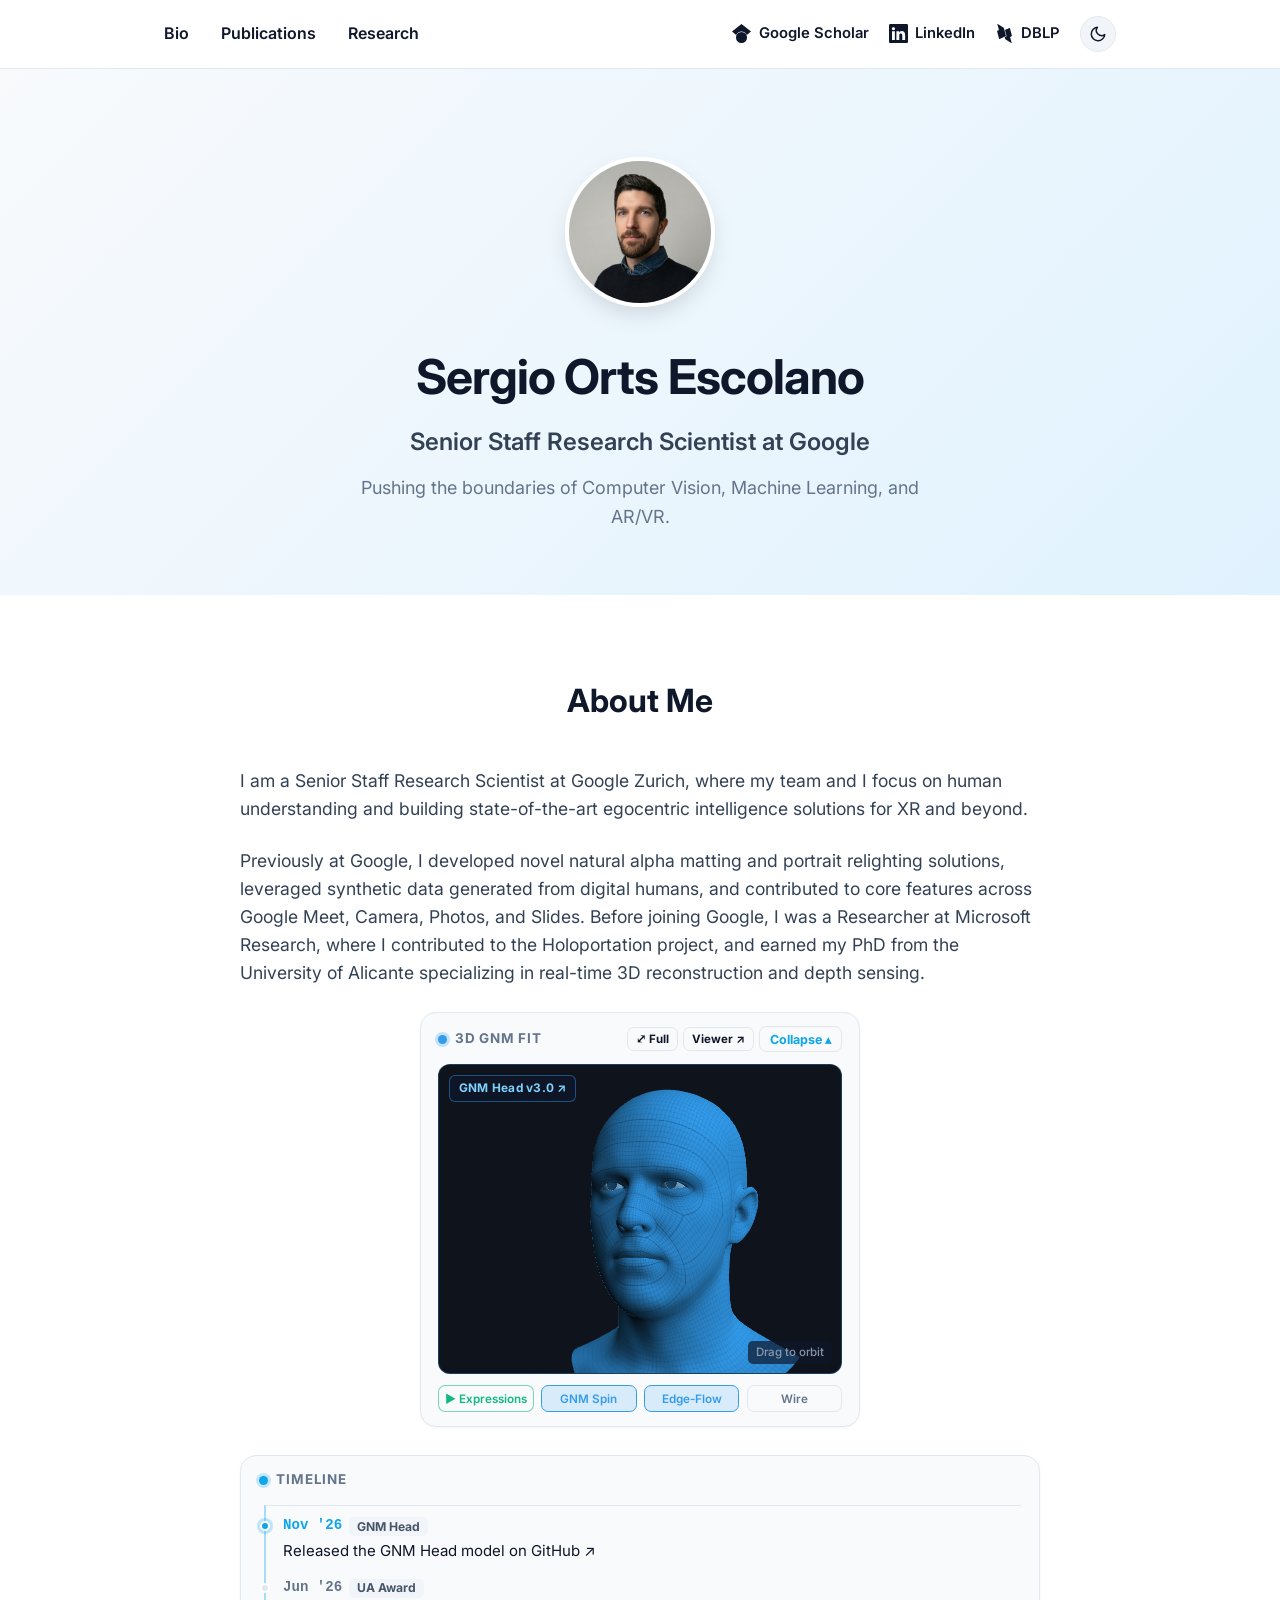
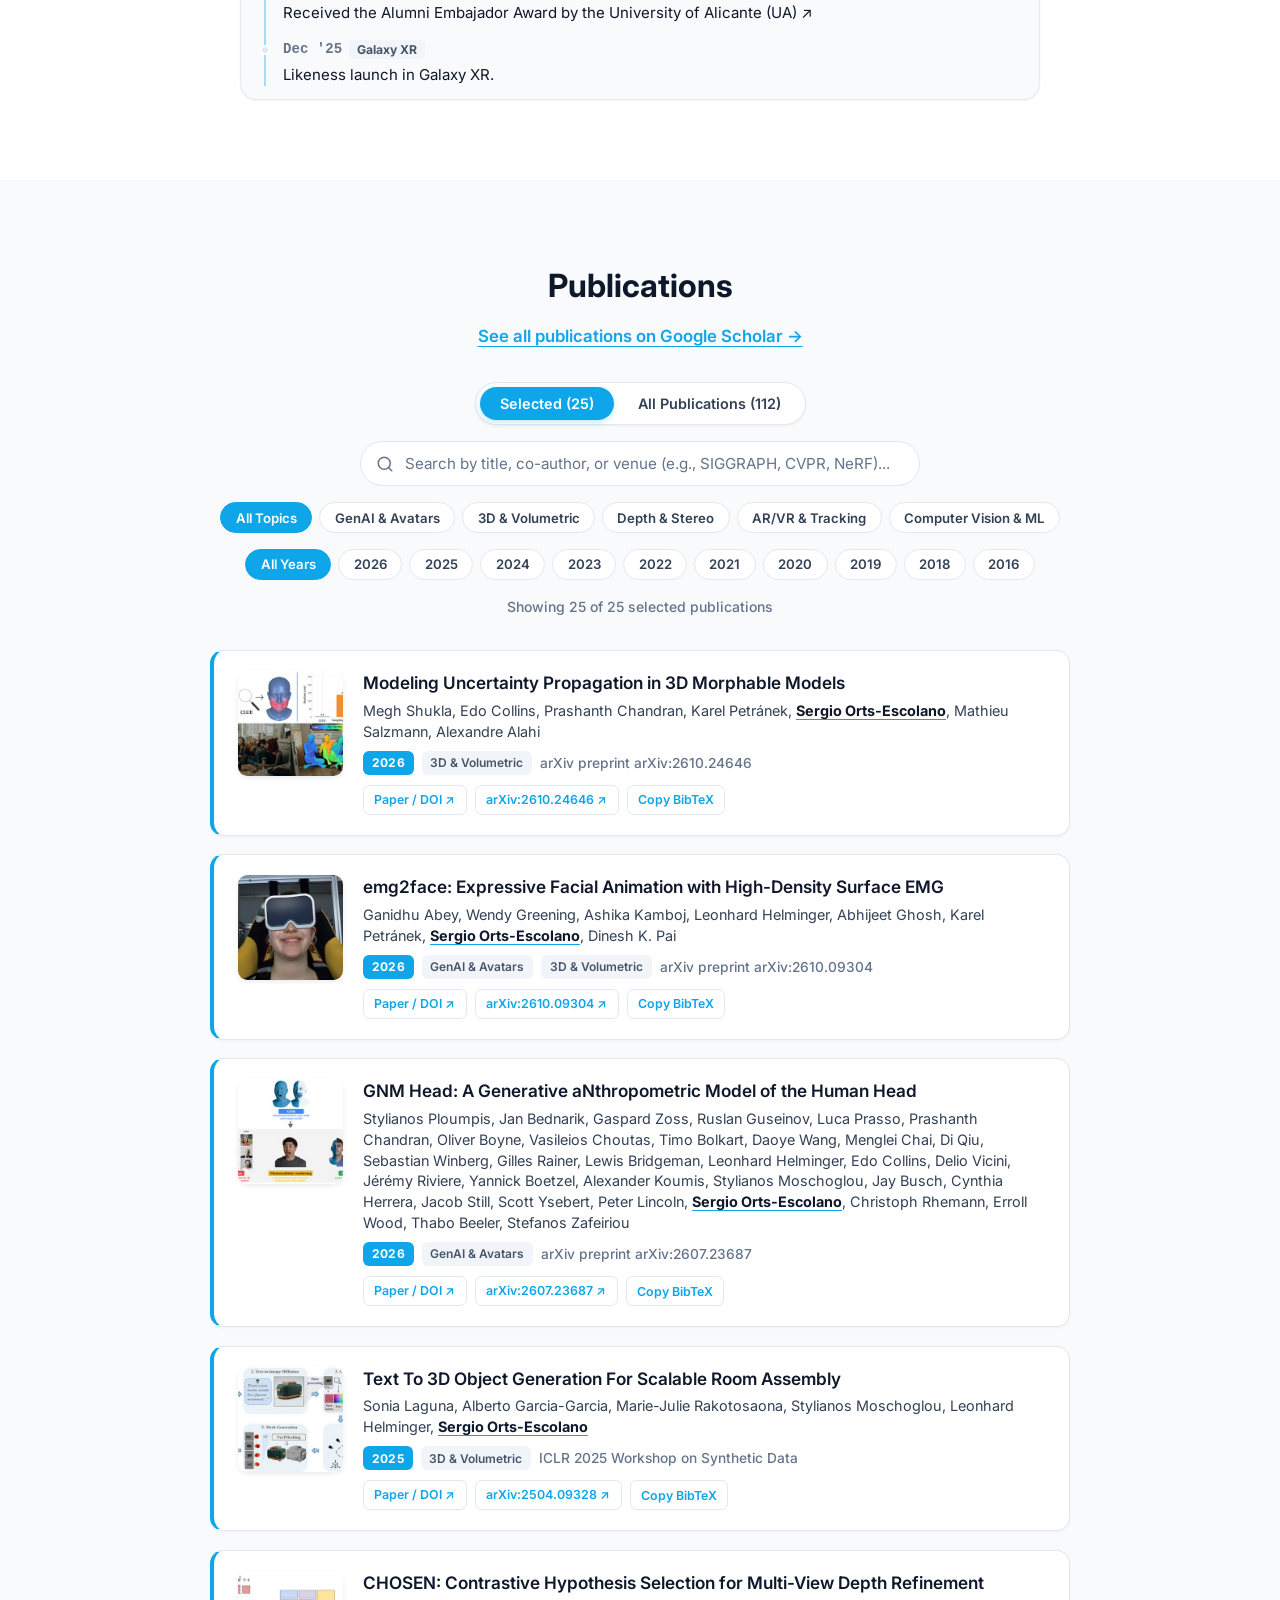
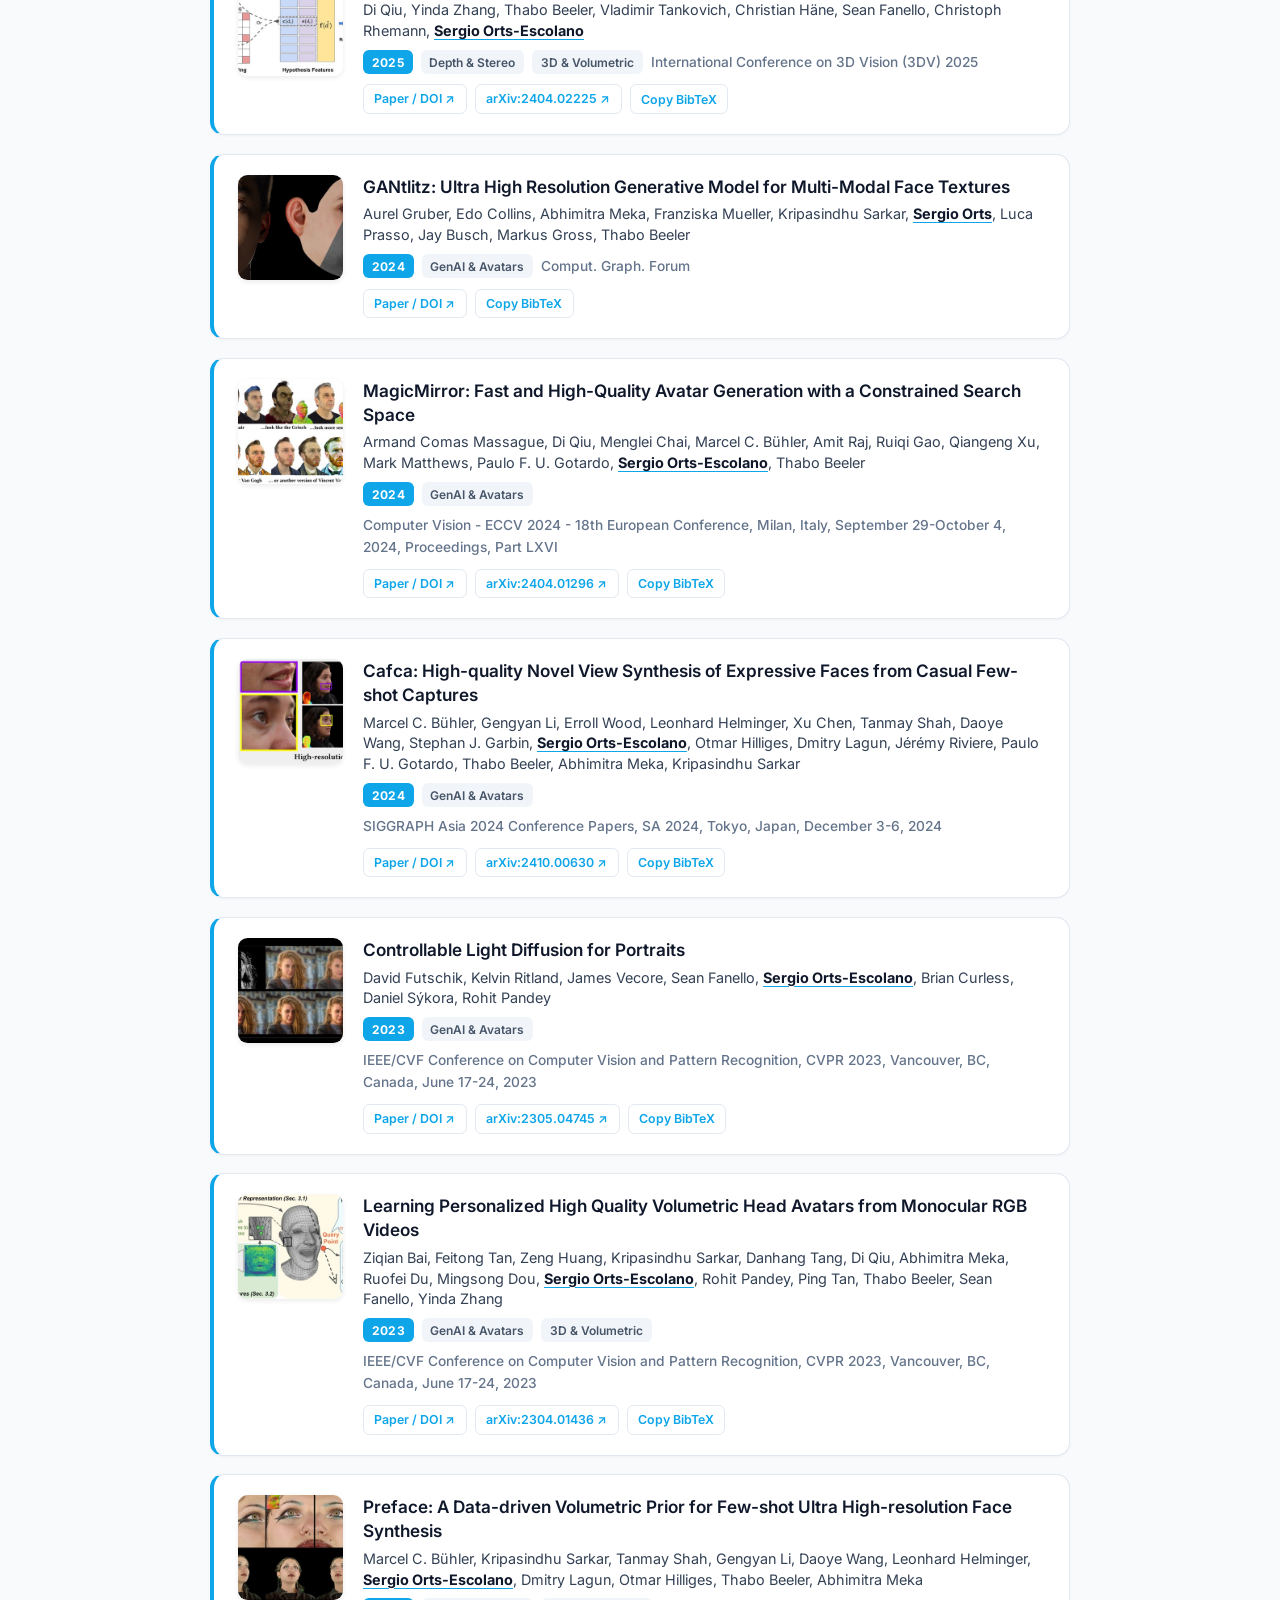
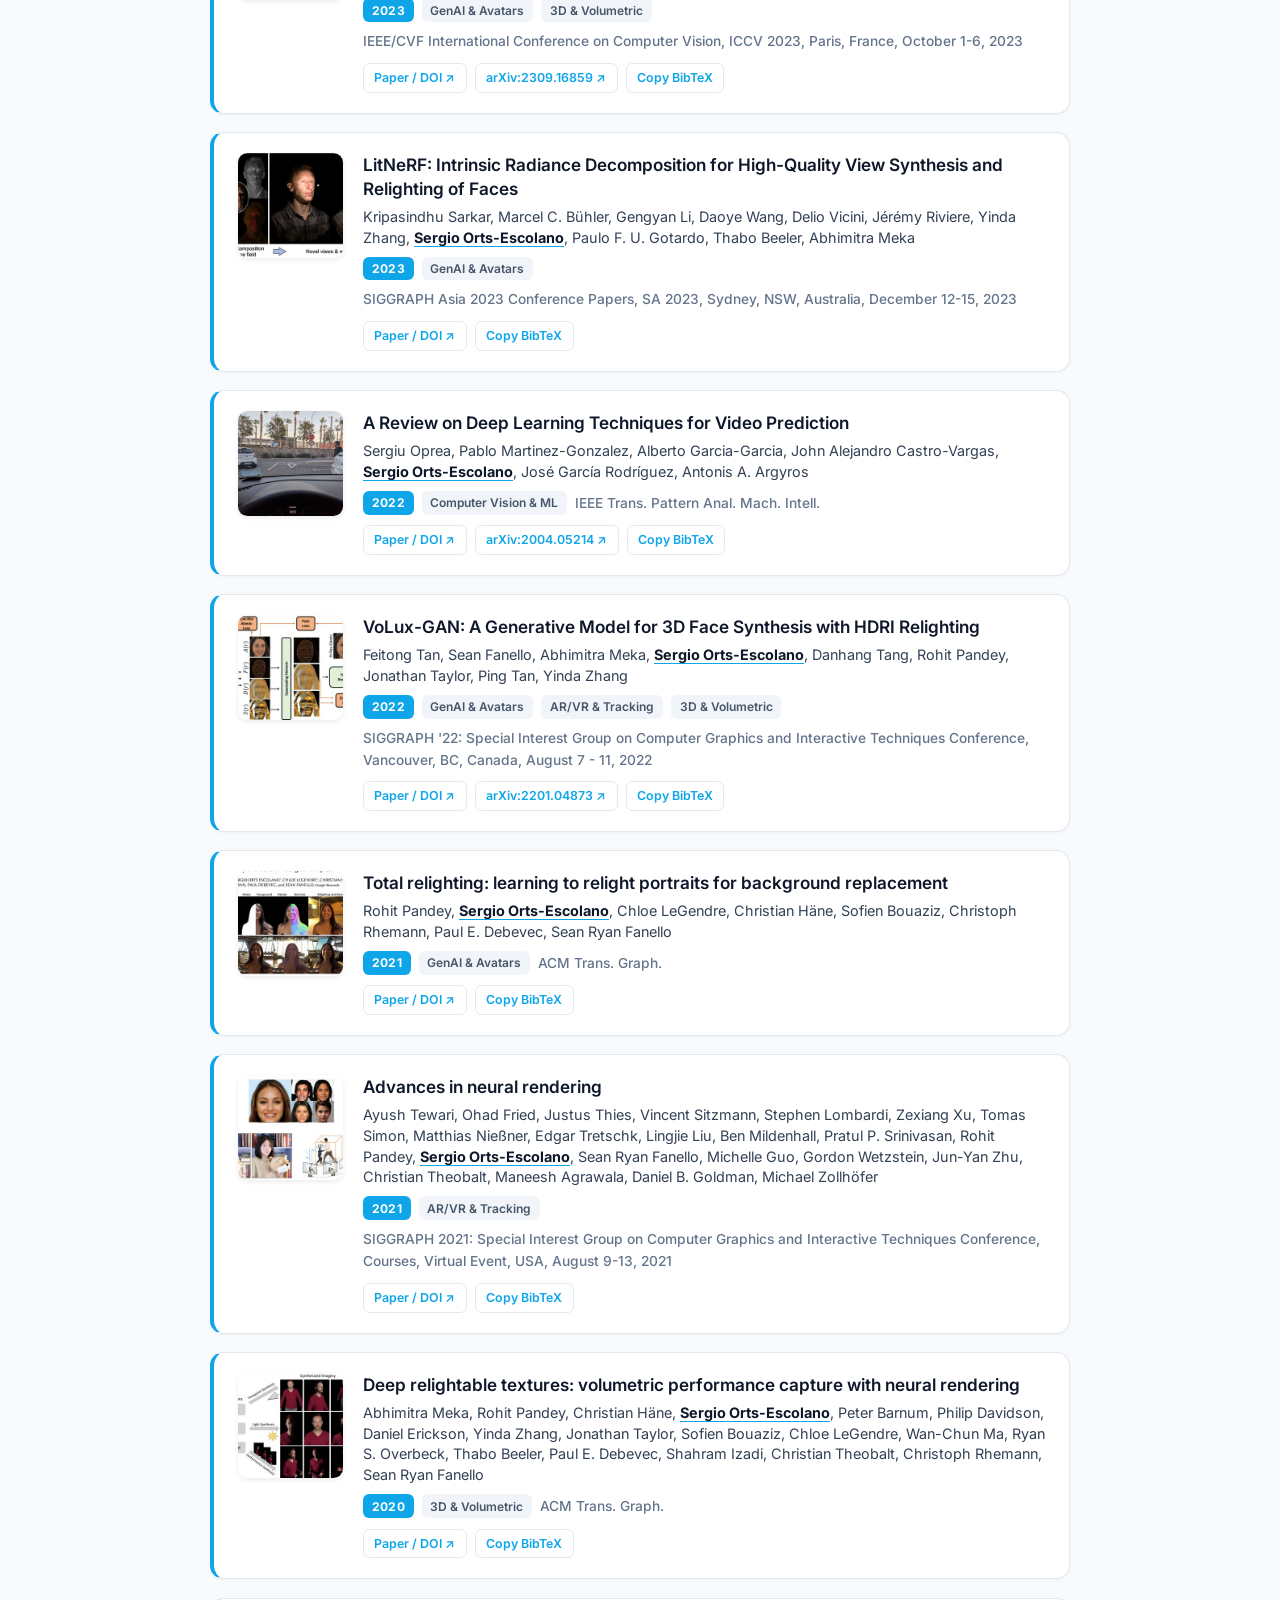
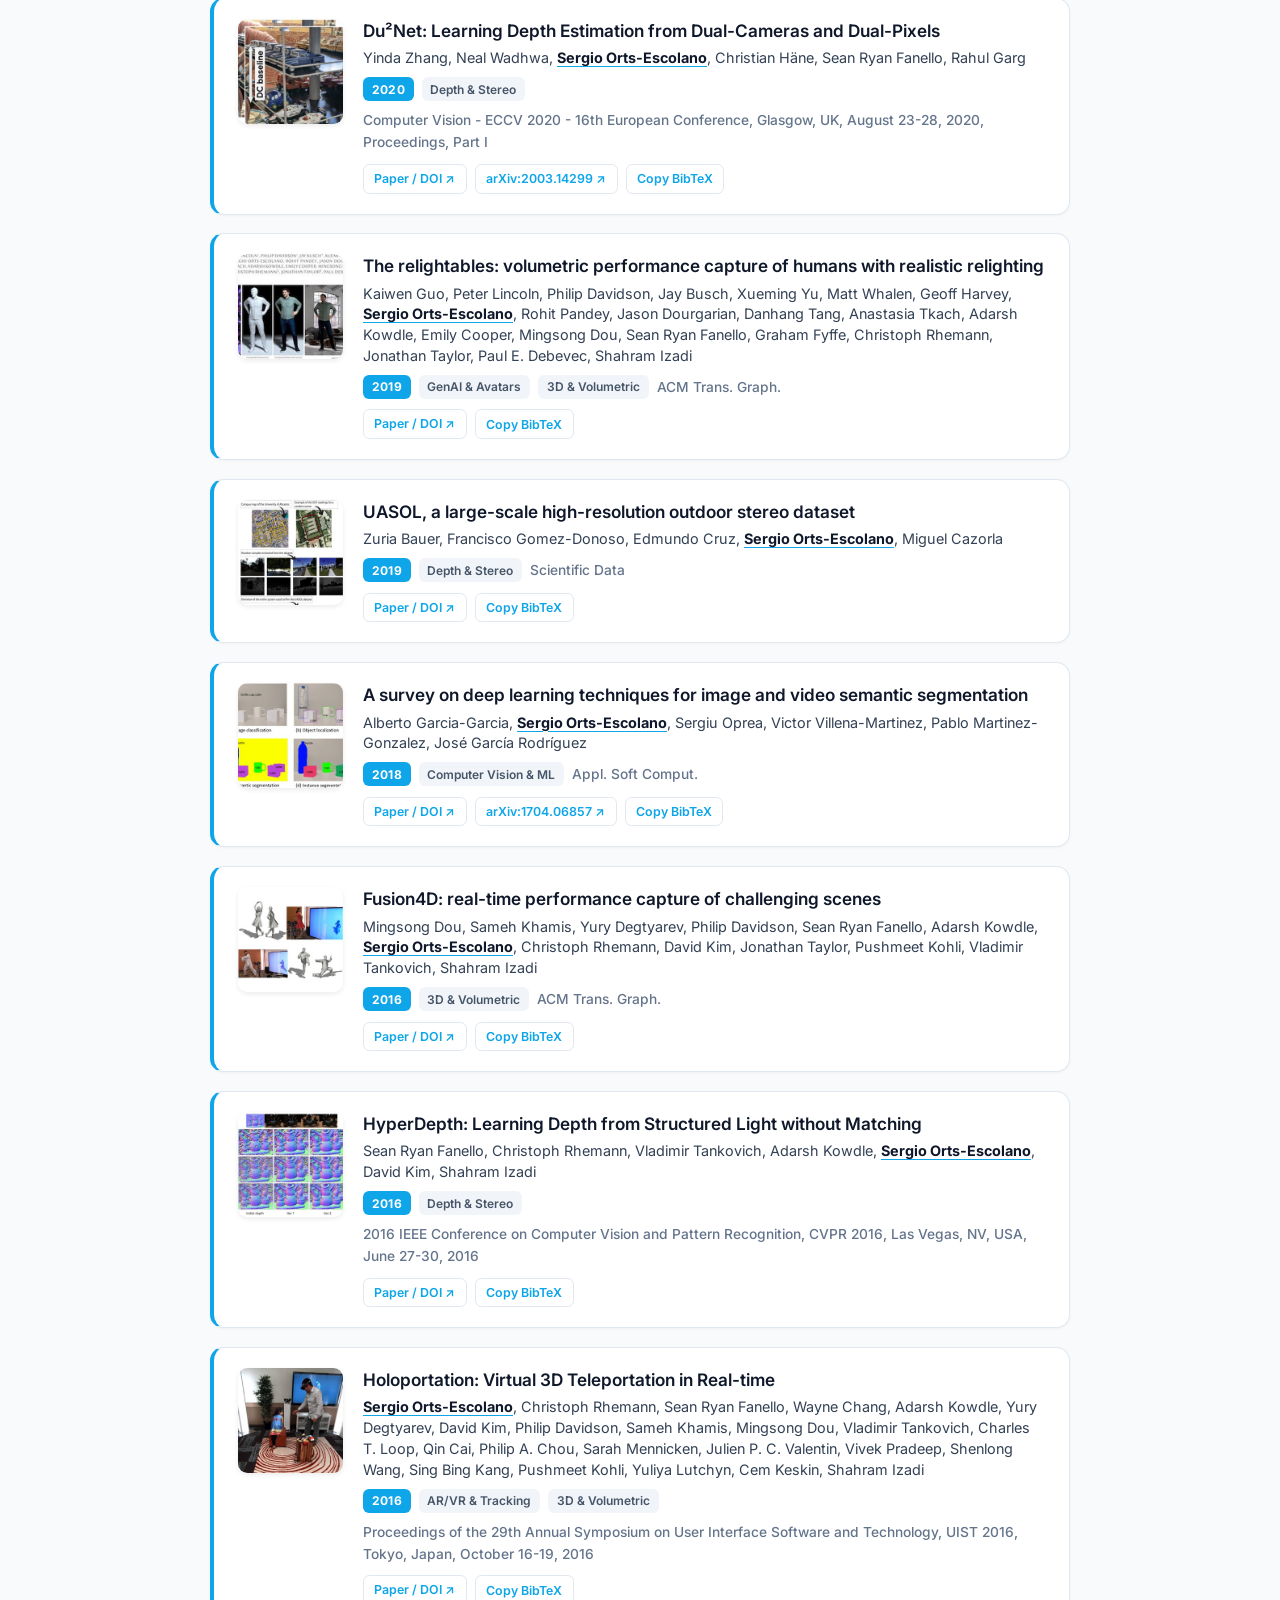
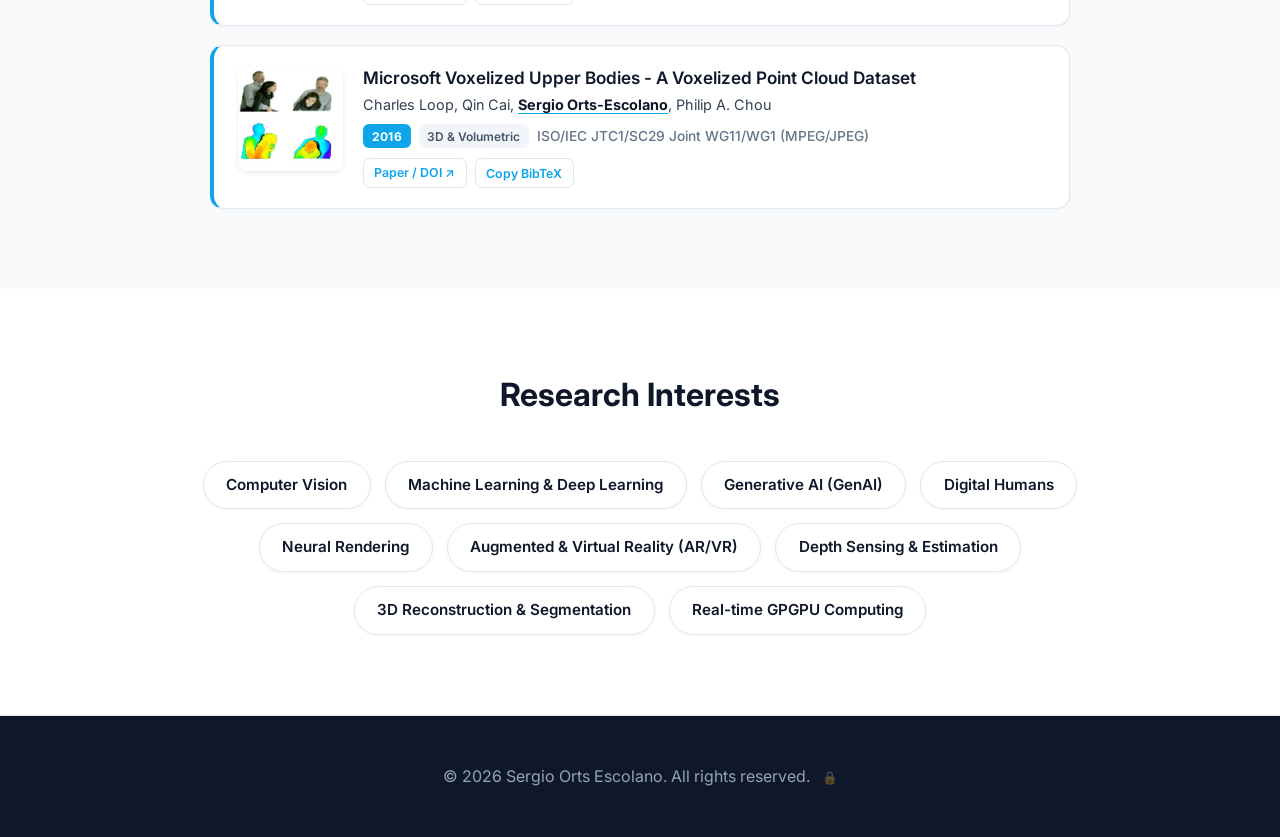
<file: index.html>
<!DOCTYPE html>
<html lang="en">

<head>
    <meta charset="UTF-8">
    <meta name="viewport" content="width=device-width, initial-scale=1.0">
    <title>Sergio Orts Escolano - Senior Staff Research Scientist</title>
    <meta name="description"
        content="Sergio Orts Escolano is a Senior Staff Research Scientist at Google specializing in Computer Vision, Machine Learning, Neural Rendering, 3D Reconstruction, and AR/VR.">
    <meta name="author" content="Sergio Orts Escolano">

    <!-- Open Graph / Social Sharing -->
    <meta property="og:type" content="website">
    <meta property="og:title" content="Sergio Orts Escolano - Senior Staff Research Scientist">
    <meta property="og:description"
        content="Pushing the boundaries of Computer Vision, Machine Learning, Generative AI, and AR/VR at Google.">
    <meta property="og:image" content="profile.png">
    <meta name="twitter:card" content="summary">
    <meta name="twitter:title" content="Sergio Orts Escolano - Senior Staff Research Scientist">
    <meta name="twitter:description"
        content="Pushing the boundaries of Computer Vision, Machine Learning, Generative AI, and AR/VR at Google.">
    <meta name="twitter:image" content="profile.png">

    <link rel="icon" type="image/svg+xml"
        href="data:image/svg+xml,<svg xmlns='http://www.w3.org/2000/svg' viewBox='0 0 100 100'><rect width='100' height='100' rx='20' fill='%230F172A'/><text x='50%25' y='54%25' dominant-baseline='central' text-anchor='middle' fill='%2338BDF8' font-family='sans-serif' font-weight='700' font-size='48'>SO</text></svg>">
    <link rel="preconnect" href="https://fonts.googleapis.com">
    <link rel="preconnect" href="https://fonts.gstatic.com" crossorigin>
    <link href="https://fonts.googleapis.com/css2?family=Inter:wght@400;500;600;700&family=Press+Start+2P&family=VT323&display=swap" rel="stylesheet">
    <meta http-equiv="Cache-Control" content="no-cache, no-store, must-revalidate">
    <meta http-equiv="Pragma" content="no-cache">
    <meta http-equiv="Expires" content="0">
    <link rel="stylesheet" href="style.css?v=20261116b">
    <script>
        (function () {
            const savedTheme = localStorage.getItem('theme');
            if (savedTheme === 'dark' || (!savedTheme && window.matchMedia('(prefers-color-scheme: dark)').matches)) {
                document.documentElement.setAttribute('data-theme', 'dark');
            }
        })();
    </script>
</head>

<body>
    <header class="header">
        <div class="container">
            <nav class="nav" aria-label="Primary Navigation">
                <a href="#bio" class="nav-link">Bio</a>
                <a href="#publications" class="nav-link">Publications</a>
                <a href="#research" class="nav-link">Research</a>
            </nav>
            <div class="social-links">
                <a href="https://scholar.google.com/citations?hl=en&user=dznX1DMAAAAJ" target="_blank"
                    rel="noopener noreferrer" aria-label="Google Scholar">
                    <svg role="img" viewBox="0 0 24 24" fill="currentColor" class="social-icon"
                        xmlns="http://www.w3.org/2000/svg">
                        <title>Google Scholar</title>
                        <path
                            d="M5.242 13.769L0 9.5 12 0l12 9.5-5.242 4.269C17.548 11.249 14.978 9.5 12 9.5c-2.977 0-5.548 1.748-6.758 4.269zM12 10a7 7 0 1 0 0 14 7 7 0 0 0 0-14z" />
                    </svg>
                    <span>Google Scholar</span>
                </a>
                <a href="https://www.linkedin.com/in/sergioortsescolano" target="_blank" rel="noopener noreferrer"
                    aria-label="LinkedIn">
                    <svg role="img" viewBox="0 0 16 16" fill="currentColor" class="social-icon"
                        xmlns="http://www.w3.org/2000/svg">
                        <title>LinkedIn</title>
                        <path
                            d="M0 1.146C0 .513.526 0 1.175 0h13.65C15.474 0 16 .513 16 1.146v13.708c0 .633-.526 1.146-1.175 1.146H1.175C.526 16 0 15.487 0 14.854zm4.943 12.248V6.169H2.542v7.225zm-1.2-8.212c.837 0 1.358-.554 1.358-1.248-.015-.709-.52-1.248-1.342-1.248S2.4 3.226 2.4 3.934c0 .694.521 1.248 1.327 1.248zm4.908 8.212V9.359c0-.216.016-.432.08-.586.173-.431.568-.878 1.232-.878.869 0 1.216.662 1.216 1.634v3.865h2.401V9.25c0-2.22-1.184-3.252-2.764-3.252-1.274 0-1.845.7-2.165 1.193v.025h-.016l.016-.025V6.169h-2.4c.03.678 0 7.225 0 7.225z" />
                    </svg>
                    <span>LinkedIn</span>
                </a>
                <a href="https://dblp.org/pid/92/9685.html" target="_blank" rel="noopener noreferrer"
                    aria-label="DBLP">
                    <svg role="img" viewBox="0 0 24 24" fill="currentColor" class="social-icon"
                        xmlns="http://www.w3.org/2000/svg">
                        <title>DBLP</title>
                        <path
                            d="M3.075.002c-.096.013-.154.092-.094.31L4.97 7.73 3.1 8.6s-.56.26-.4.85l2.45 9.159s.16.59.72.33l6.169-2.869 1.3-.61s.52-.24.42-.79l-.01-.06-1.13-4.22-.658-2.45-.672-2.49v-.04s-.16-.59-.84-1L3.5.141s-.265-.16-.425-.139zM18.324 5.03a.724.724 0 0 0-.193.06l-5.602 2.6.862 3.2 1.09 4.08.01.06c.05.47-.411.79-.411.79l-1.88.87.5 1.89.04.1c.07.17.28.6.81.91l6.95 4.269s.68.41.52-.17l-1.981-7.4 1.861-.86s.56-.26.4-.85L18.85 5.42s-.116-.452-.526-.39z" />
                    </svg>
                    <span>DBLP</span>
                </a>
                <button id="theme-toggle" class="theme-toggle" type="button" aria-label="Toggle dark mode"
                    title="Toggle dark/light mode">
                    <svg class="sun-icon" xmlns="http://www.w3.org/2000/svg" width="18" height="18" viewBox="0 0 24 24"
                        fill="none" stroke="currentColor" stroke-width="2" stroke-linecap="round"
                        stroke-linejoin="round">
                        <circle cx="12" cy="12" r="5"></circle>
                        <line x1="12" y1="1" x2="12" y2="3"></line>
                        <line x1="12" y1="21" x2="12" y2="23"></line>
                        <line x1="4.22" y1="4.22" x2="5.64" y2="5.64"></line>
                        <line x1="18.36" y1="18.36" x2="19.78" y2="19.78"></line>
                        <line x1="1" y1="12" x2="3" y2="12"></line>
                        <line x1="21" y1="12" x2="23" y2="12"></line>
                        <line x1="4.22" y1="19.78" x2="5.64" y2="18.36"></line>
                        <line x1="18.36" y1="5.64" x2="19.78" y2="4.22"></line>
                    </svg>
                    <svg class="moon-icon" xmlns="http://www.w3.org/2000/svg" width="18" height="18" viewBox="0 0 24 24"
                        fill="none" stroke="currentColor" stroke-width="2" stroke-linecap="round"
                        stroke-linejoin="round">
                        <path d="M21 12.79A9 9 0 1 1 11.21 3 7 7 0 0 0 21 12.79z"></path>
                    </svg>
                </button>
            </div>
        </div>
    </header>

    <main>
        <section id="hero" class="hero text-center">
            <div class="container">
                <img src="profile.png" alt="Sergio Orts Escolano" class="profile-pic" width="150" height="150">
                <h1 class="name">Sergio Orts Escolano</h1>
                <p class="title">Senior Staff Research Scientist at Google</p>
                <p class="tagline">Pushing the boundaries of Computer Vision, Machine Learning, and AR/VR.</p>
            </div>
        </section>

        <section id="bio" class="section">
            <div class="container">
                <h2 class="section-title">About Me</h2>
                <div class="bio-content">
                    <p>
                        I am a Senior Staff Research Scientist at Google Zurich, where my team and I focus on human
                        understanding and building state-of-the-art egocentric intelligence solutions for XR and beyond.
                    </p>
                    <p>
                        Previously at Google, I developed novel natural alpha matting and portrait relighting solutions,
                        leveraged synthetic data generated from digital humans, and contributed to core features across
                        Google Meet, Camera, Photos, and Slides. Before joining Google, I was a Researcher at Microsoft
                        Research, where I contributed to the Holoportation project, and earned my PhD from the
                        University of Alicante specializing in real-time 3D reconstruction and depth sensing.
                    </p>
                </div>
                <aside id="gnm-floating-viewer" class="gnm-viewer-card" aria-label="3D GNM Face Model Viewer"></aside>
                <aside id="news-timeline-spine" class="news-spine" aria-label="Recent News Timeline"></aside>
            </div>
        </section>

        <section id="publications" class="section bg-light">
            <div class="container">
                <h2 class="section-title">Publications</h2>
                <p class="text-center scholar-subtitle">
                    <a href="https://scholar.google.com/citations?hl=en&user=dznX1DMAAAAJ" target="_blank"
                        rel="noopener noreferrer" class="scholar-link">
                        See all publications on Google Scholar &rarr;
                    </a>
                </p>

                <div class="pub-controls">
                    <div id="view-mode-filters" class="view-mode-toggle text-center" role="group"
                        aria-label="Filter between selected and all publications">
                        <!-- Selected / All toggle injected here -->
                    </div>

                    <div class="search-wrapper">
                        <svg class="search-icon" xmlns="http://www.w3.org/2000/svg" width="18" height="18"
                            viewBox="0 0 24 24" fill="none" stroke="currentColor" stroke-width="2"
                            stroke-linecap="round" stroke-linejoin="round">
                            <circle cx="11" cy="11" r="8"></circle>
                            <line x1="21" y1="21" x2="16.65" y2="16.65"></line>
                        </svg>
                        <input type="search" id="pub-search" class="pub-search-input"
                            placeholder="Search by title, co-author, or venue (e.g., SIGGRAPH, CVPR, NeRF)..."
                            aria-label="Search publications">
                    </div>

                    <div id="category-filters" class="category-filters text-center" role="group"
                        aria-label="Filter by topic">
                        <!-- Category filters injected here -->
                    </div>

                    <div id="year-filters" class="year-filters text-center" role="group" aria-label="Filter by year">
                        <!-- Year filters injected here -->
                    </div>

                    <div id="pub-count" class="pub-count text-center" aria-live="polite"></div>
                </div>

                <div id="dynamic-publications" class="publication-list">
                    <div class="text-center">Loading publications...</div>
                </div>
            </div>
        </section>

        <section id="research" class="section">
            <div class="container">
                <h2 class="section-title">Research Interests</h2>
                <ul class="interests-list">
                    <li>Computer Vision</li>
                    <li>Machine Learning &amp; Deep Learning</li>
                    <li>Generative AI (GenAI)</li>
                    <li>Digital Humans</li>
                    <li>Neural Rendering</li>
                    <li>Augmented &amp; Virtual Reality (AR/VR)</li>
                    <li>Depth Sensing &amp; Estimation</li>
                    <li>3D Reconstruction &amp; Segmentation</li>
                    <li>Real-time GPGPU Computing</li>
                </ul>
            </div>
        </section>
    </main>

    <footer class="footer text-center">
        <div class="container">
            <p>
                &copy; <span id="current-year">2026</span> Sergio Orts Escolano. All rights reserved.
                <button type="button" id="admin-footer-trigger" class="admin-footer-trigger" aria-label="Manage Publications" title="Manage Publications">
                    &#128274;
                </button>
            </p>
        </div>
    </footer>
    <script src="scripts/publications.js?v=20261116b"></script>
    <script src="scripts/gnm_viewer.js?v=20261116b"></script>
    <script src="scripts/retro8bit.js?v=20261116b"></script>
    <script src="scripts/admin.js?v=20261116b"></script>
</body>

</html>
</file>
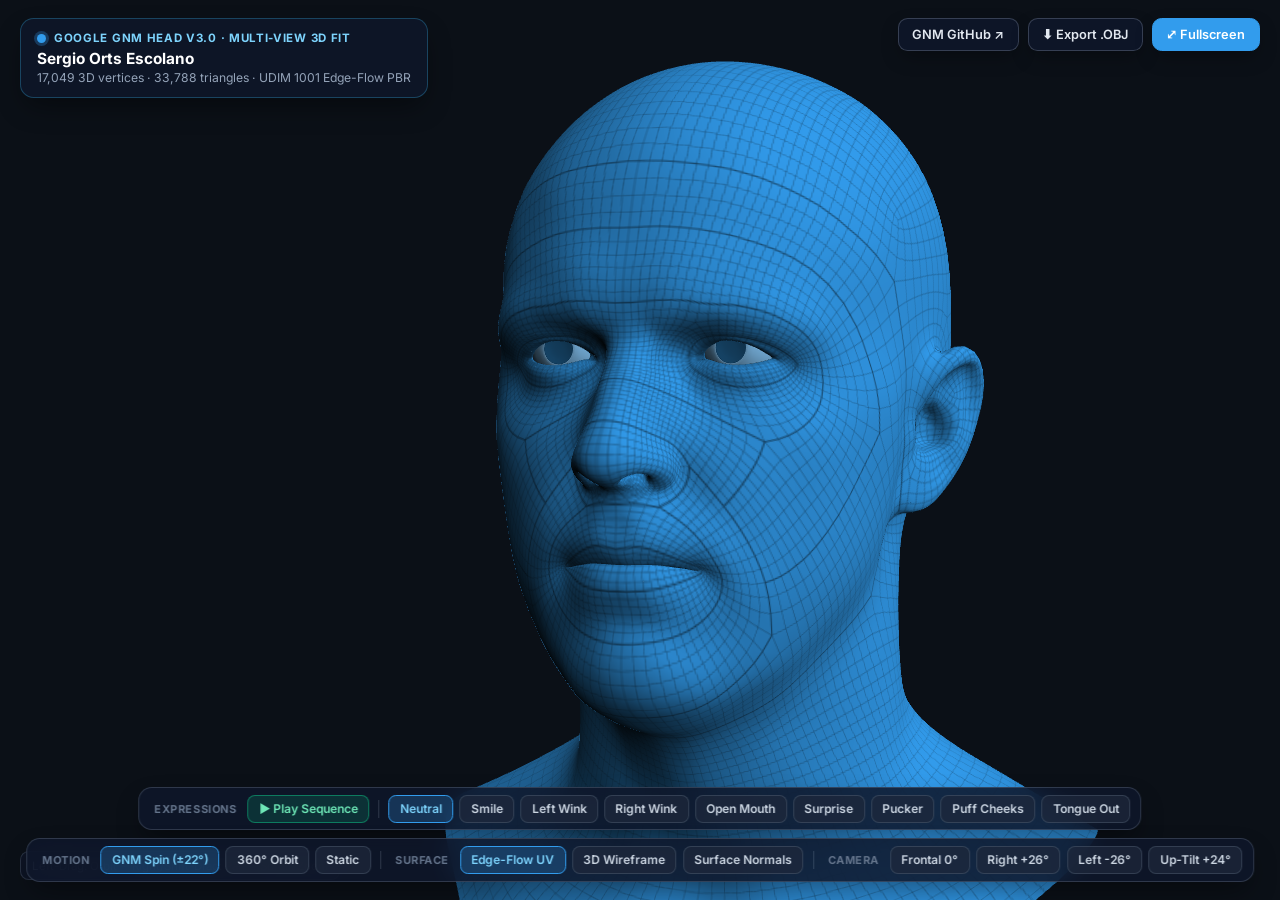
<file: gnm_viewer.html>
<!DOCTYPE html>
<html lang="en">
<head>
    <meta charset="UTF-8">
    <meta name="viewport" content="width=device-width, initial-scale=1.0">
    <title>3D GNM Head v3.0 Viewer — Sergio Orts Escolano</title>
    <link rel="preconnect" href="https://fonts.googleapis.com">
    <link rel="preconnect" href="https://fonts.gstatic.com" crossorigin>
    <link href="https://fonts.googleapis.com/css2?family=Inter:wght@400;500;600;700&display=swap" rel="stylesheet">
    <style>
        * {
            box-sizing: border-box;
            margin: 0;
            padding: 0;
            user-select: none;
            -webkit-user-select: none;
        }
        html, body {
            width: 100%;
            height: 100%;
            overflow: hidden;
            background: #0b1017;
            color: #f8fafc;
            font-family: 'Inter', -apple-system, BlinkMacSystemFont, sans-serif;
        }
        .viewport-root {
            position: relative;
            width: 100vw;
            height: 100vh;
            overflow: hidden;
            background: radial-gradient(circle at 50% 42%, #162234 0%, #0b1017 75%);
        }
        #glCanvas {
            width: 100%;
            height: 100%;
            display: block;
            cursor: grab;
            touch-action: none;
        }
        #glCanvas:active {
            cursor: grabbing;
        }
        .loading-banner {
            position: absolute;
            inset: 0;
            display: flex;
            align-items: center;
            justify-content: center;
            font-size: 1rem;
            font-weight: 600;
            color: #94a3b8;
            background: rgba(11, 16, 23, 0.85);
            z-index: 20;
            pointer-events: none;
        }
        .top-bar {
            position: absolute;
            top: 1.15rem;
            left: 1.25rem;
            right: 1.25rem;
            display: flex;
            align-items: flex-start;
            justify-content: space-between;
            gap: 1rem;
            pointer-events: none;
            z-index: 10;
        }
        .hud-card {
            pointer-events: auto;
            background: rgba(15, 23, 42, 0.84);
            backdrop-filter: blur(12px);
            -webkit-backdrop-filter: blur(12px);
            border: 1px solid rgba(56, 189, 248, 0.28);
            border-radius: 0.85rem;
            padding: 0.75rem 1rem;
            box-shadow: 0 12px 28px -6px rgba(0, 0, 0, 0.45);
        }
        .hud-title-row {
            display: flex;
            align-items: center;
            gap: 0.5rem;
        }
        .live-dot {
            width: 9px;
            height: 9px;
            border-radius: 50%;
            background: #329ced;
            box-shadow: 0 0 0 3px rgba(50, 156, 237, 0.28);
        }
        .hud-eyebrow {
            font-size: 0.72rem;
            font-weight: 700;
            text-transform: uppercase;
            letter-spacing: 0.06em;
            color: #7dd3fc;
        }
        .hud-main-title {
            font-size: 0.96rem;
            font-weight: 700;
            color: #ffffff;
            margin-top: 0.2rem;
        }
        .hud-sub {
            font-size: 0.76rem;
            color: #94a3b8;
            margin-top: 0.15rem;
        }
        .top-actions {
            pointer-events: auto;
            display: flex;
            align-items: center;
            gap: 0.55rem;
            flex-wrap: wrap;
        }
        .action-btn {
            background: rgba(15, 23, 42, 0.86);
            backdrop-filter: blur(10px);
            border: 1px solid rgba(148, 163, 184, 0.3);
            color: #e2e8f0;
            font-family: inherit;
            font-size: 0.8rem;
            font-weight: 600;
            padding: 0.5rem 0.85rem;
            border-radius: 0.6rem;
            cursor: pointer;
            text-decoration: none;
            display: inline-flex;
            align-items: center;
            gap: 0.4rem;
            transition: all 0.15s ease;
            box-shadow: 0 8px 20px -4px rgba(0, 0, 0, 0.35);
        }
        .action-btn:hover {
            border-color: #329ced;
            background: rgba(50, 156, 237, 0.2);
            color: #ffffff;
        }
        .action-btn.primary {
            background: #329ced;
            border-color: #329ced;
            color: #ffffff;
        }
        .action-btn.primary:hover {
            background: #2589d8;
        }
        .bottom-dock {
            position: absolute;
            bottom: 1.15rem;
            left: 50%;
            transform: translateX(-50%);
            z-index: 10;
            display: flex;
            flex-direction: column;
            align-items: center;
            gap: 0.5rem;
            width: max-content;
            max-width: calc(100vw - 2rem);
        }
        .dock-row {
            background: rgba(15, 23, 42, 0.86);
            backdrop-filter: blur(12px);
            -webkit-backdrop-filter: blur(12px);
            border: 1px solid rgba(148, 163, 184, 0.25);
            border-radius: 0.85rem;
            padding: 0.42rem 0.65rem;
            display: flex;
            flex-wrap: wrap;
            align-items: center;
            justify-content: center;
            gap: 0.38rem;
            box-shadow: 0 12px 28px -6px rgba(0, 0, 0, 0.45);
        }
        .dock-label {
            font-size: 0.68rem;
            font-weight: 700;
            text-transform: uppercase;
            letter-spacing: 0.05em;
            color: #64748b;
            padding: 0 0.3rem;
        }
        .dock-divider {
            width: 1px;
            height: 18px;
            background: rgba(148, 163, 184, 0.25);
            margin: 0 0.2rem;
        }
        .ctrl-btn {
            background: rgba(30, 41, 59, 0.75);
            border: 1px solid rgba(148, 163, 184, 0.22);
            color: #cbd5e1;
            font-family: inherit;
            font-size: 0.75rem;
            font-weight: 600;
            padding: 0.34rem 0.65rem;
            border-radius: 0.48rem;
            cursor: pointer;
            transition: all 0.15s ease;
        }
        .ctrl-btn:hover {
            border-color: #329ced;
            color: #ffffff;
        }
        .ctrl-btn.is-active {
            background: rgba(50, 156, 237, 0.24);
            border-color: #329ced;
            color: #7dd3fc;
        }
        .ctrl-btn.expr-play {
            background: rgba(16, 185, 129, 0.18);
            border-color: rgba(16, 185, 129, 0.55);
            color: #6ee7b7;
        }
        .ctrl-btn.expr-play.is-active {
            background: #10b981;
            border-color: #10b981;
            color: #ffffff;
        }
        .hint-pill {
            position: absolute;
            bottom: 1.25rem;
            left: 1.25rem;
            background: rgba(15, 23, 42, 0.72);
            border: 1px solid rgba(148, 163, 184, 0.2);
            border-radius: 0.55rem;
            padding: 0.4rem 0.7rem;
            font-size: 0.72rem;
            color: #94a3b8;
            pointer-events: none;
        }
        @media (max-width: 900px) {
            .hint-pill {
                display: none;
            }
            .top-bar {
                flex-direction: column;
                align-items: stretch;
            }
        }
    </style>
</head>
<body>
    <div class="viewport-root">
        <canvas id="glCanvas"></canvas>
        <div id="loadingBanner" class="loading-banner">Loading 3D GNM Head v3.0 mesh&hellip;</div>

        <div class="top-bar">
            <div class="hud-card">
                <div class="hud-title-row">
                    <span class="live-dot"></span>
                    <span class="hud-eyebrow">Google GNM Head v3.0 &middot; Multi-View 3D Fit</span>
                </div>
                <div class="hud-main-title">Sergio Orts Escolano</div>
                <div class="hud-sub" id="hudSubtext">17,049 3D vertices &middot; 33,788 triangles &middot; UDIM 1001 Edge-Flow PBR</div>
            </div>

            <div class="top-actions">
                <a href="https://github.com/google/GNM" target="_blank" rel="noopener noreferrer" class="action-btn">
                    GNM GitHub &#8599;
                </a>
                <button type="button" id="btnExportObj" class="action-btn">
                    &#11015; Export .OBJ
                </button>
                <button type="button" id="btnFullscreen" class="action-btn primary">
                    &#10530; Fullscreen
                </button>
            </div>
        </div>

        <div class="bottom-dock">
            <div class="dock-row">
                <span class="dock-label">Expressions</span>
                <button type="button" class="ctrl-btn expr-play" id="btnPlayExpr">&#9654; Play Sequence</button>
                <span class="dock-divider"></span>
                <button type="button" class="ctrl-btn is-active" data-expr="neutral">Neutral</button>
                <button type="button" class="ctrl-btn" data-expr="smile">Smile</button>
                <button type="button" class="ctrl-btn" data-expr="wink_left">Left Wink</button>
                <button type="button" class="ctrl-btn" data-expr="wink_right">Right Wink</button>
                <button type="button" class="ctrl-btn" data-expr="open_mouth">Open Mouth</button>
                <button type="button" class="ctrl-btn" data-expr="surprise">Surprise</button>
                <button type="button" class="ctrl-btn" data-expr="pucker">Pucker</button>
                <button type="button" class="ctrl-btn" data-expr="blow">Puff Cheeks</button>
                <button type="button" class="ctrl-btn" data-expr="tongue">Tongue Out</button>
            </div>

            <div class="dock-row">
                <span class="dock-label">Motion</span>
                <button type="button" class="ctrl-btn is-active" data-anim="gnm_spin">GNM Spin (&plusmn;22&deg;)</button>
                <button type="button" class="ctrl-btn" data-anim="turntable">360&deg; Orbit</button>
                <button type="button" class="ctrl-btn" data-anim="none">Static</button>

                <span class="dock-divider"></span>
                <span class="dock-label">Surface</span>
                <button type="button" class="ctrl-btn is-active" id="btnEdgeflow">Edge-Flow UV</button>
                <button type="button" class="ctrl-btn" id="btnWireframe">3D Wireframe</button>
                <button type="button" class="ctrl-btn" id="btnNormals">Surface Normals</button>

                <span class="dock-divider"></span>
                <span class="dock-label">Camera</span>
                <button type="button" class="ctrl-btn" data-cam="frontal">Frontal 0&deg;</button>
                <button type="button" class="ctrl-btn" data-cam="right26">Right +26&deg;</button>
                <button type="button" class="ctrl-btn" data-cam="left26">Left -26&deg;</button>
                <button type="button" class="ctrl-btn" data-cam="uptilt24">Up-Tilt +24&deg;</button>
            </div>
        </div>

        <div class="hint-pill">
            Left-Drag: Orbit &nbsp;&middot;&nbsp; Right/Shift-Drag: Pan &nbsp;&middot;&nbsp; Scroll: Zoom
        </div>
    </div>

    <script>
        (async function () {
            const canvas = document.getElementById('glCanvas');
            const loadingBanner = document.getElementById('loadingBanner');

            const state = {
                animMode: 'gnm_spin',
                playExpressions: false,
                selectedExpr: 'neutral',
                showEdgeflow: true,
                showWireframe: false,
                showNormals: false,
                yawDeg: 0.0,
                pitchDeg: 0.0,
                distance: 0.86,
                fovDeg: 20.0,
                panX: 0.0,
                panY: -0.006
            };

            const EXPR_SEQUENCE = [
                { key: 'neutral',    label: 'Neutral',       holdSec: 0.55, transSec: 0.55 },
                { key: 'smile',      label: 'Wide Smile',    holdSec: 0.90, transSec: 0.55 },
                { key: 'wink_left',  label: 'Left Wink',     holdSec: 0.70, transSec: 0.45 },
                { key: 'wink_right', label: 'Right Wink',    holdSec: 0.70, transSec: 0.50 },
                { key: 'open_mouth', label: 'Open Mouth',    holdSec: 0.85, transSec: 0.55 },
                { key: 'surprise',   label: 'Surprise',      holdSec: 0.80, transSec: 0.55 },
                { key: 'pucker',     label: 'Lip Pucker',    holdSec: 0.75, transSec: 0.50 },
                { key: 'blow',       label: 'Puffed Cheeks', holdSec: 0.80, transSec: 0.50 },
                { key: 'tongue',     label: 'Tongue Out',    holdSec: 0.85, transSec: 0.60 }
            ];

            function b64ToBytes(b64) {
                const bin = atob(b64);
                const len = bin.length;
                const out = new Uint8Array(len);
                for (let i = 0; i < len; i++) out[i] = bin.charCodeAt(i);
                return out;
            }

            try {
                const resp = await fetch('assets/sergio_gnm_head.json');
                if (!resp.ok) throw new Error('HTTP ' + resp.status);
                const payload = await resp.json();

                const gl = canvas.getContext('webgl', { antialias: true, alpha: false, depth: true });
                if (!gl) throw new Error('WebGL not supported');

                const extAniso = (
                    gl.getExtension('EXT_texture_filter_anisotropic') ||
                    gl.getExtension('MOZ_EXT_texture_filter_anisotropic') ||
                    gl.getExtension('WEBKIT_EXT_texture_filter_anisotropic')
                );

                const num3D = payload.num3D;
                const numUV = payload.numUV;
                const numTris = payload.numTris;
                const targetCenter = payload.targetCenter;

                const baseVerts3D = new Float32Array(b64ToBytes(payload.vCfg4F32).buffer);
                const facesUV = new Uint16Array(b64ToBytes(payload.facesUVU16).buffer);
                const mapUVTo3D = new Uint16Array(b64ToBytes(payload.mapUVTo3DU16).buffer);
                const uvCoords = new Float32Array(b64ToBytes(payload.uvCoordsF32).buffer);
                const uvIsSkin = b64ToBytes(payload.uvIsSkinU8);
                const vc3DU8 = b64ToBytes(payload.vc3DU8);
                const rawExpressions = payload.expressions || {};

                const tri3DIndices = new Uint32Array(numTris * 3);
                for (let t = 0; t < numTris; t++) {
                    tri3DIndices[t * 3] = mapUVTo3D[facesUV[t * 3]] * 3;
                    tri3DIndices[t * 3 + 1] = mapUVTo3D[facesUV[t * 3 + 1]] * 3;
                    tri3DIndices[t * 3 + 2] = mapUVTo3D[facesUV[t * 3 + 2]] * 3;
                }

                const scratchNorms3D = new Float32Array(num3D * 3);
                const exprGpuCache = {};

                function buildExprGpuBuffers(key) {
                    if (exprGpuCache[key]) return exprGpuCache[key];

                    const verts3D = new Float32Array(num3D * 3);
                    if (key === 'neutral' || !rawExpressions[key]) {
                        verts3D.set(baseVerts3D);
                    } else {
                        const exprInfo = rawExpressions[key];
                        const scale = exprInfo.maxAbs / 127.0;
                        const qBytes = b64ToBytes(exprInfo.deltaI8);
                        const qI8 = new Int8Array(qBytes.buffer, qBytes.byteOffset, qBytes.byteLength);
                        for (let i = 0; i < num3D * 3; i++) {
                            verts3D[i] = baseVerts3D[i] + qI8[i] * scale;
                        }
                    }

                    scratchNorms3D.fill(0);
                    for (let t = 0; t < numTris; t++) {
                        const i0 = tri3DIndices[t * 3];
                        const i1 = tri3DIndices[t * 3 + 1];
                        const i2 = tri3DIndices[t * 3 + 2];
                        const ax = verts3D[i1] - verts3D[i0];
                        const ay = verts3D[i1 + 1] - verts3D[i0 + 1];
                        const az = verts3D[i1 + 2] - verts3D[i0 + 2];
                        const bx = verts3D[i2] - verts3D[i0];
                        const by = verts3D[i2 + 1] - verts3D[i0 + 1];
                        const bz = verts3D[i2 + 2] - verts3D[i0 + 2];
                        const nx = ay * bz - az * by;
                        const ny = az * bx - ax * bz;
                        const nz = ax * by - ay * bx;
                        scratchNorms3D[i0] += nx; scratchNorms3D[i0 + 1] += ny; scratchNorms3D[i0 + 2] += nz;
                        scratchNorms3D[i1] += nx; scratchNorms3D[i1 + 1] += ny; scratchNorms3D[i1 + 2] += nz;
                        scratchNorms3D[i2] += nx; scratchNorms3D[i2 + 1] += ny; scratchNorms3D[i2 + 2] += nz;
                    }
                    for (let i = 0; i < num3D; i++) {
                        const idx = i * 3;
                        const l = Math.hypot(scratchNorms3D[idx], scratchNorms3D[idx + 1], scratchNorms3D[idx + 2]) || 1e-8;
                        scratchNorms3D[idx] /= l;
                        scratchNorms3D[idx + 1] /= l;
                        scratchNorms3D[idx + 2] /= l;
                    }

                    const uvPos = new Float32Array(numUV * 3);
                    const uvNorm = new Float32Array(numUV * 3);
                    for (let k = 0; k < numUV; k++) {
                        const v3 = mapUVTo3D[k] * 3;
                        const u3 = k * 3;
                        uvPos[u3] = verts3D[v3];
                        uvPos[u3 + 1] = verts3D[v3 + 1];
                        uvPos[u3 + 2] = verts3D[v3 + 2];
                        uvNorm[u3] = scratchNorms3D[v3];
                        uvNorm[u3 + 1] = scratchNorms3D[v3 + 1];
                        uvNorm[u3 + 2] = scratchNorms3D[v3 + 2];
                    }

                    const bPos = gl.createBuffer();
                    gl.bindBuffer(gl.ARRAY_BUFFER, bPos);
                    gl.bufferData(gl.ARRAY_BUFFER, uvPos, gl.STATIC_DRAW);

                    const bNorm = gl.createBuffer();
                    gl.bindBuffer(gl.ARRAY_BUFFER, bNorm);
                    gl.bufferData(gl.ARRAY_BUFFER, uvNorm, gl.STATIC_DRAW);

                    exprGpuCache[key] = { pos: bPos, norm: bNorm, verts3D };
                    return exprGpuCache[key];
                }

                buildExprGpuBuffers('neutral');

                const uvColors = new Float32Array(numUV * 3);
                const uvSkinFlag = new Float32Array(numUV);
                for (let k = 0; k < numUV; k++) {
                    const v3 = mapUVTo3D[k] * 3;
                    const u3 = k * 3;
                    uvColors[u3] = vc3DU8[v3] / 255.0;
                    uvColors[u3 + 1] = vc3DU8[v3 + 1] / 255.0;
                    uvColors[u3 + 2] = vc3DU8[v3 + 2] / 255.0;
                    uvSkinFlag[k] = uvIsSkin[k];
                }

                const wireIndices = new Uint16Array(numTris * 6);
                for (let i = 0; i < numTris; i++) {
                    const i0 = facesUV[i * 3];
                    const i1 = facesUV[i * 3 + 1];
                    const i2 = facesUV[i * 3 + 2];
                    const b = i * 6;
                    wireIndices[b] = i0; wireIndices[b + 1] = i1;
                    wireIndices[b + 2] = i1; wireIndices[b + 3] = i2;
                    wireIndices[b + 4] = i2; wireIndices[b + 5] = i0;
                }

                const vsSource = `
                    attribute vec3 aPosition;
                    attribute vec3 aPositionNext;
                    attribute vec3 aNormal;
                    attribute vec3 aNormalNext;
                    attribute vec2 aUV;
                    attribute vec3 aColor;
                    attribute float aIsSkin;

                    uniform mat4 uView;
                    uniform mat4 uProj;
                    uniform float uDepthBias;
                    uniform float uExprBlend;

                    varying vec3 vPosCam;
                    varying vec3 vNormCam;
                    varying vec3 vNormWorld;
                    varying vec2 vUV;
                    varying vec3 vColor;
                    varying float vIsSkin;

                    void main() {
                        vec3 blendedPos = mix(aPosition, aPositionNext, uExprBlend);
                        vec3 blendedNorm = normalize(mix(aNormal, aNormalNext, uExprBlend));
                        vec4 posCam = uView * vec4(blendedPos, 1.0);
                        posCam.z += uDepthBias;
                        vPosCam = posCam.xyz;
                        vNormCam = mat3(uView) * blendedNorm;
                        vNormWorld = blendedNorm;
                        vUV = aUV;
                        vColor = aColor;
                        vIsSkin = aIsSkin;
                        gl_Position = uProj * posCam;
                    }
                `;

                const fsSource = `
                    precision highp float;

                    varying vec3 vPosCam;
                    varying vec3 vNormCam;
                    varying vec3 vNormWorld;
                    varying vec2 vUV;
                    varying vec3 vColor;
                    varying float vIsSkin;

                    uniform sampler2D uEdgeflowTex;
                    uniform float uShowEdgeflow;
                    uniform int uShowNormals;
                    uniform int uIsWirePass;

                    const float PI = 3.141592653589793;
                    const float MIN_ROUGHNESS = 0.04;

                    void main() {
                        if (uIsWirePass == 1) {
                            gl_FragColor = vec4(0.05, 0.14, 0.24, 0.55);
                            return;
                        }

                        vec3 n = normalize(vNormCam);
                        if (!gl_FrontFacing) n = -n;

                        if (uShowNormals == 1) {
                            vec3 nw = normalize(vNormWorld) * 0.5 + 0.5;
                            gl_FragColor = vec4(nw, 1.0);
                            return;
                        }

                        float efRaw = texture2D(uEdgeflowTex, vUV).r;
                        float efMod = mix(1.0, efRaw * 0.5 + 0.5, vIsSkin * uShowEdgeflow);

                        vec3 baseColor = vec3(efMod);
                        vec3 c_diff = baseColor * (1.0 - MIN_ROUGHNESS);
                        vec3 f0 = vec3(MIN_ROUGHNESS);

                        vec3 l = normalize(vec3(1.0, 1.0, 1.0));
                        vec3 v = normalize(-vPosCam);
                        vec3 h = normalize(l + v);

                        float nl = clamp((dot(n, l) + 0.8) / 1.8, 0.0, 1.0);
                        float nv = clamp(abs(dot(n, v)), 0.001, 1.0);
                        float vh = clamp(dot(v, h), 0.0, 1.0);

                        vec3 F = f0 + (1.0 - f0) * pow(clamp(1.0 - vh, 0.0, 1.0), 5.0);
                        float k = 0.5;
                        float g1 = nv / (nv * (1.0 - k) + k);
                        float g2 = nl / (nl * (1.0 - k) + k);
                        float G = g1 * g2;
                        float D = 1.0 / PI;

                        vec3 diffuseContrib = (1.0 - F) * c_diff / PI;
                        vec3 specContrib = F * G * D / (4.0 * nl * nv + 0.001);

                        vec3 radiance = vec3(3.34);
                        vec3 litColor = nl * radiance * (diffuseContrib + specContrib) * vColor;

                        gl_FragColor = vec4(clamp(litColor, 0.0, 1.0), 1.0);
                    }
                `;

                function compileShader(type, src) {
                    const sh = gl.createShader(type);
                    gl.shaderSource(sh, src);
                    gl.compileShader(sh);
                    return sh;
                }

                const prog = gl.createProgram();
                gl.attachShader(prog, compileShader(gl.VERTEX_SHADER, vsSource));
                gl.attachShader(prog, compileShader(gl.FRAGMENT_SHADER, fsSource));
                gl.linkProgram(prog);
                gl.useProgram(prog);

                const loc = {
                    aPosition: gl.getAttribLocation(prog, 'aPosition'),
                    aPositionNext: gl.getAttribLocation(prog, 'aPositionNext'),
                    aNormal: gl.getAttribLocation(prog, 'aNormal'),
                    aNormalNext: gl.getAttribLocation(prog, 'aNormalNext'),
                    aUV: gl.getAttribLocation(prog, 'aUV'),
                    aColor: gl.getAttribLocation(prog, 'aColor'),
                    aIsSkin: gl.getAttribLocation(prog, 'aIsSkin'),
                    uView: gl.getUniformLocation(prog, 'uView'),
                    uProj: gl.getUniformLocation(prog, 'uProj'),
                    uDepthBias: gl.getUniformLocation(prog, 'uDepthBias'),
                    uExprBlend: gl.getUniformLocation(prog, 'uExprBlend'),
                    uEdgeflowTex: gl.getUniformLocation(prog, 'uEdgeflowTex'),
                    uShowEdgeflow: gl.getUniformLocation(prog, 'uShowEdgeflow'),
                    uShowNormals: gl.getUniformLocation(prog, 'uShowNormals'),
                    uIsWirePass: gl.getUniformLocation(prog, 'uIsWirePass')
                };

                const bufUV = gl.createBuffer();
                gl.bindBuffer(gl.ARRAY_BUFFER, bufUV);
                gl.bufferData(gl.ARRAY_BUFFER, uvCoords, gl.STATIC_DRAW);

                const bufColor = gl.createBuffer();
                gl.bindBuffer(gl.ARRAY_BUFFER, bufColor);
                gl.bufferData(gl.ARRAY_BUFFER, uvColors, gl.STATIC_DRAW);

                const bufSkin = gl.createBuffer();
                gl.bindBuffer(gl.ARRAY_BUFFER, bufSkin);
                gl.bufferData(gl.ARRAY_BUFFER, uvSkinFlag, gl.STATIC_DRAW);

                const bufFaces = gl.createBuffer();
                gl.bindBuffer(gl.ELEMENT_ARRAY_BUFFER, bufFaces);
                gl.bufferData(gl.ELEMENT_ARRAY_BUFFER, facesUV, gl.STATIC_DRAW);

                const bufWire = gl.createBuffer();
                gl.bindBuffer(gl.ELEMENT_ARRAY_BUFFER, bufWire);
                gl.bufferData(gl.ELEMENT_ARRAY_BUFFER, wireIndices, gl.STATIC_DRAW);

                const edgeflowTex = gl.createTexture();
                gl.bindTexture(gl.TEXTURE_2D, edgeflowTex);
                gl.texImage2D(
                    gl.TEXTURE_2D, 0, gl.RGBA, 1, 1, 0, gl.RGBA, gl.UNSIGNED_BYTE,
                    new Uint8Array([255, 255, 255, 255])
                );

                const efImg = new Image();
                efImg.onload = () => {
                    gl.bindTexture(gl.TEXTURE_2D, edgeflowTex);
                    gl.pixelStorei(gl.UNPACK_FLIP_Y_WEBGL, true);
                    gl.texImage2D(gl.TEXTURE_2D, 0, gl.RGBA, gl.RGBA, gl.UNSIGNED_BYTE, efImg);
                    gl.generateMipmap(gl.TEXTURE_2D);
                    gl.texParameteri(gl.TEXTURE_2D, gl.TEXTURE_MIN_FILTER, gl.LINEAR_MIPMAP_LINEAR);
                    gl.texParameteri(gl.TEXTURE_2D, gl.TEXTURE_MAG_FILTER, gl.LINEAR);
                    gl.texParameteri(gl.TEXTURE_2D, gl.TEXTURE_WRAP_S, gl.CLAMP_TO_EDGE);
                    gl.texParameteri(gl.TEXTURE_2D, gl.TEXTURE_WRAP_T, gl.CLAMP_TO_EDGE);
                    if (extAniso) {
                        const maxAniso = gl.getParameter(extAniso.MAX_TEXTURE_MAX_ANISOTROPY_EXT);
                        gl.texParameterf(gl.TEXTURE_2D, extAniso.TEXTURE_MAX_ANISOTROPY_EXT, Math.min(16, maxAniso));
                    }
                };
                efImg.src = 'data:image/png;base64,' + payload.edgeflowPngB64;

                const totalCycleSec = EXPR_SEQUENCE.reduce((acc, s) => acc + s.holdSec + s.transSec, 0);
                let exprStartTime = performance.now();

                function getActiveExpressionState(now) {
                    if (!state.playExpressions) {
                        const b = buildExprGpuBuffers(state.selectedExpr);
                        return { buf0: b, buf1: b, blend: 0.0, activeKey: state.selectedExpr };
                    }
                    let t = ((now - exprStartTime) * 0.001) % totalCycleSec;
                    for (let i = 0; i < EXPR_SEQUENCE.length; i++) {
                        const cur = EXPR_SEQUENCE[i];
                        const next = EXPR_SEQUENCE[(i + 1) % EXPR_SEQUENCE.length];
                        const segDur = cur.holdSec + cur.transSec;
                        if (t <= segDur) {
                            const buf0 = buildExprGpuBuffers(cur.key);
                            const buf1 = buildExprGpuBuffers(next.key);
                            let blend = 0.0;
                            let activeKey = cur.key;
                            if (t > cur.holdSec) {
                                const u = (t - cur.holdSec) / cur.transSec;
                                blend = 0.5 - 0.5 * Math.cos(Math.PI * u);
                                if (blend > 0.5) activeKey = next.key;
                            }
                            return { buf0, buf1, blend, activeKey };
                        }
                        t -= segDur;
                    }
                    const b = buildExprGpuBuffers('neutral');
                    return { buf0: b, buf1: b, blend: 0.0, activeKey: 'neutral' };
                }

                function computeViewAndProj(aspect) {
                    const yaw = (state.yawDeg * Math.PI) / 180.0;
                    const pitch = (state.pitchDeg * Math.PI) / 180.0;
                    const tx = targetCenter[0] + state.panX;
                    const ty = targetCenter[1] + state.panY;
                    const tz = targetCenter[2];

                    const cx = tx + state.distance * Math.cos(pitch) * Math.sin(yaw);
                    const cy = ty + state.distance * Math.sin(pitch);
                    const cz = tz + state.distance * Math.cos(pitch) * Math.cos(yaw);

                    let zx = cx - tx, zy = cy - ty, zz = cz - tz;
                    const zl = Math.hypot(zx, zy, zz) || 1.0;
                    zx /= zl; zy /= zl; zz /= zl;

                    let xx = zz, xy = 0.0, xz = -zx;
                    const xl = Math.hypot(xx, xy, xz) || 1.0;
                    xx /= xl; xy /= xl; xz /= xl;

                    const yx = zy * xz - zz * xy;
                    const yy = zz * xx - zx * xz;
                    const yz = zx * xy - zy * xx;

                    const view = new Float32Array([
                        xx, yx, zx, 0,
                        xy, yy, zy, 0,
                        xz, yz, zz, 0,
                        -(xx * cx + xy * cy + xz * cz),
                        -(yx * cx + yy * cy + yz * cz),
                        -(zz * cz + zx * cx + zy * cy),
                        1
                    ]);

                    const f = 1.0 / Math.tan(((state.fovDeg * Math.PI) / 180.0) * 0.5);
                    const near = 0.1, far = 4.0, nf = 1.0 / (near - far);
                    const proj = new Float32Array([
                        f / aspect, 0, 0, 0,
                        0, f, 0, 0,
                        0, 0, (far + near) * nf, -1,
                        0, 0, 2 * far * near * nf, 0
                    ]);

                    return { view, proj };
                }

                const startTime = performance.now();
                let lastHighlightedKey = 'neutral';

                function renderFrame(now) {
                    const dt = (now - startTime) * 0.001;
                    if (state.animMode === 'gnm_spin') {
                        state.yawDeg = Math.sin(dt * 1.6) * 22.0;
                        state.pitchDeg = Math.cos(dt * 1.6) * 5.0;
                    } else if (state.animMode === 'turntable') {
                        state.yawDeg = ((dt * 28.0 + 180.0) % 360.0) - 180.0;
                    }

                    const exprState = getActiveExpressionState(now);
                    if (exprState.activeKey !== lastHighlightedKey) {
                        lastHighlightedKey = exprState.activeKey;
                        document.querySelectorAll('[data-expr]').forEach(btn => {
                            btn.classList.toggle('is-active', btn.dataset.expr === exprState.activeKey);
                        });
                    }

                    const dpr = Math.min(window.devicePixelRatio || 1, 2);
                    const cssW = canvas.clientWidth || window.innerWidth;
                    const cssH = canvas.clientHeight || window.innerHeight;
                    const w = Math.floor(cssW * dpr);
                    const h = Math.floor(cssH * dpr);

                    if (canvas.width !== w || canvas.height !== h) {
                        canvas.width = w;
                        canvas.height = h;
                    }

                    gl.viewport(0, 0, w, h);
                    gl.clearColor(0.043, 0.063, 0.090, 1.0);
                    gl.clear(gl.COLOR_BUFFER_BIT | gl.DEPTH_BUFFER_BIT);
                    gl.enable(gl.DEPTH_TEST);

                    const { view, proj } = computeViewAndProj(w / h);

                    gl.useProgram(prog);
                    gl.uniformMatrix4fv(loc.uView, false, view);
                    gl.uniformMatrix4fv(loc.uProj, false, proj);
                    gl.uniform1f(loc.uDepthBias, 0.0);
                    gl.uniform1f(loc.uExprBlend, exprState.blend);
                    gl.uniform1f(loc.uShowEdgeflow, state.showEdgeflow ? 1.0 : 0.0);
                    gl.uniform1i(loc.uShowNormals, state.showNormals ? 1 : 0);
                    gl.uniform1i(loc.uIsWirePass, 0);

                    gl.activeTexture(gl.TEXTURE0);
                    gl.bindTexture(gl.TEXTURE_2D, edgeflowTex);
                    gl.uniform1i(loc.uEdgeflowTex, 0);

                    gl.bindBuffer(gl.ARRAY_BUFFER, exprState.buf0.pos);
                    gl.enableVertexAttribArray(loc.aPosition);
                    gl.vertexAttribPointer(loc.aPosition, 3, gl.FLOAT, false, 0, 0);

                    gl.bindBuffer(gl.ARRAY_BUFFER, exprState.buf1.pos);
                    gl.enableVertexAttribArray(loc.aPositionNext);
                    gl.vertexAttribPointer(loc.aPositionNext, 3, gl.FLOAT, false, 0, 0);

                    gl.bindBuffer(gl.ARRAY_BUFFER, exprState.buf0.norm);
                    gl.enableVertexAttribArray(loc.aNormal);
                    gl.vertexAttribPointer(loc.aNormal, 3, gl.FLOAT, false, 0, 0);

                    gl.bindBuffer(gl.ARRAY_BUFFER, exprState.buf1.norm);
                    gl.enableVertexAttribArray(loc.aNormalNext);
                    gl.vertexAttribPointer(loc.aNormalNext, 3, gl.FLOAT, false, 0, 0);

                    gl.bindBuffer(gl.ARRAY_BUFFER, bufUV);
                    gl.enableVertexAttribArray(loc.aUV);
                    gl.vertexAttribPointer(loc.aUV, 2, gl.FLOAT, false, 0, 0);

                    gl.bindBuffer(gl.ARRAY_BUFFER, bufColor);
                    gl.enableVertexAttribArray(loc.aColor);
                    gl.vertexAttribPointer(loc.aColor, 3, gl.FLOAT, false, 0, 0);

                    gl.bindBuffer(gl.ARRAY_BUFFER, bufSkin);
                    gl.enableVertexAttribArray(loc.aIsSkin);
                    gl.vertexAttribPointer(loc.aIsSkin, 1, gl.FLOAT, false, 0, 0);

                    gl.bindBuffer(gl.ELEMENT_ARRAY_BUFFER, bufFaces);
                    gl.drawElements(gl.TRIANGLES, numTris * 3, gl.UNSIGNED_SHORT, 0);

                    if (state.showWireframe) {
                        gl.enable(gl.BLEND);
                        gl.blendFunc(gl.SRC_ALPHA, gl.ONE_MINUS_SRC_ALPHA);
                        gl.uniform1f(loc.uDepthBias, 0.0008);
                        gl.uniform1i(loc.uIsWirePass, 1);
                        gl.bindBuffer(gl.ELEMENT_ARRAY_BUFFER, bufWire);
                        gl.drawElements(gl.LINES, numTris * 6, gl.UNSIGNED_SHORT, 0);
                        gl.disable(gl.BLEND);
                    }

                    requestAnimationFrame(renderFrame);
                }

                loadingBanner.style.display = 'none';
                requestAnimationFrame(renderFrame);

                // Controls & Interactions
                function syncUI() {
                    const playBtn = document.getElementById('btnPlayExpr');
                    playBtn.classList.toggle('is-active', state.playExpressions);
                    playBtn.innerHTML = state.playExpressions ? '&#9208; Pause Sequence' : '&#9654; Play Sequence';

                    if (!state.playExpressions) {
                        document.querySelectorAll('[data-expr]').forEach(btn => {
                            btn.classList.toggle('is-active', btn.dataset.expr === state.selectedExpr);
                        });
                    }
                    document.querySelectorAll('[data-anim]').forEach(btn => {
                        btn.classList.toggle('is-active', btn.dataset.anim === state.animMode);
                    });
                    document.getElementById('btnEdgeflow').classList.toggle('is-active', state.showEdgeflow);
                    document.getElementById('btnWireframe').classList.toggle('is-active', state.showWireframe);
                    document.getElementById('btnNormals').classList.toggle('is-active', state.showNormals);
                }

                document.getElementById('btnPlayExpr').addEventListener('click', () => {
                    state.playExpressions = !state.playExpressions;
                    if (state.playExpressions) {
                        exprStartTime = performance.now();
                    }
                    syncUI();
                });

                document.querySelectorAll('[data-expr]').forEach(btn => {
                    btn.addEventListener('click', () => {
                        state.playExpressions = false;
                        state.selectedExpr = btn.dataset.expr;
                        syncUI();
                    });
                });

                document.querySelectorAll('[data-anim]').forEach(btn => {
                    btn.addEventListener('click', () => {
                        state.animMode = btn.dataset.anim;
                        syncUI();
                    });
                });

                document.getElementById('btnEdgeflow').addEventListener('click', () => {
                    state.showEdgeflow = !state.showEdgeflow;
                    syncUI();
                });

                document.getElementById('btnWireframe').addEventListener('click', () => {
                    state.showWireframe = !state.showWireframe;
                    syncUI();
                });

                document.getElementById('btnNormals').addEventListener('click', () => {
                    state.showNormals = !state.showNormals;
                    syncUI();
                });

                const CAM_PRESETS = {
                    frontal:  { yaw: 0.0,   pitch: 0.0,  dist: 0.86, panX: 0.0, panY: -0.006 },
                    right26:  { yaw: 26.0,  pitch: 5.0,  dist: 0.86, panX: 0.0, panY: -0.006 },
                    left26:   { yaw: -26.0, pitch: 6.0,  dist: 0.86, panX: 0.0, panY: -0.006 },
                    uptilt24: { yaw: -3.5,  pitch: 24.0, dist: 0.86, panX: 0.0, panY: -0.006 }
                };

                document.querySelectorAll('[data-cam]').forEach(btn => {
                    btn.addEventListener('click', () => {
                        const p = CAM_PRESETS[btn.dataset.cam];
                        if (!p) return;
                        state.animMode = 'none';
                        state.yawDeg = p.yaw;
                        state.pitchDeg = p.pitch;
                        state.distance = p.dist;
                        state.panX = p.panX;
                        state.panY = p.panY;
                        syncUI();
                    });
                });

                // Mouse/Touch Drag & Wheel
                let isDragging = false;
                let dragMode = 'orbit';
                let lastX = 0, lastY = 0;

                canvas.addEventListener('contextmenu', e => e.preventDefault());
                canvas.addEventListener('pointerdown', e => {
                    isDragging = true;
                    lastX = e.clientX;
                    lastY = e.clientY;
                    dragMode = (e.button === 2 || e.shiftKey) ? 'pan' : 'orbit';
                    if (dragMode === 'orbit' && state.animMode !== 'none') {
                        state.animMode = 'none';
                        syncUI();
                    }
                    canvas.setPointerCapture(e.pointerId);
                });

                canvas.addEventListener('pointermove', e => {
                    if (!isDragging) return;
                    const dx = e.clientX - lastX;
                    const dy = e.clientY - lastY;
                    lastX = e.clientX;
                    lastY = e.clientY;
                    if (dragMode === 'orbit') {
                        state.yawDeg -= dx * 0.42;
                        state.pitchDeg = Math.max(-75, Math.min(75, state.pitchDeg + dy * 0.42));
                    } else {
                        state.panX -= dx * 0.00045 * state.distance;
                        state.panY += dy * 0.00045 * state.distance;
                    }
                });

                canvas.addEventListener('pointerup', e => {
                    isDragging = false;
                    try { canvas.releasePointerCapture(e.pointerId); } catch (_) {}
                });

                canvas.addEventListener('wheel', e => {
                    e.preventDefault();
                    const factor = Math.exp(e.deltaY * 0.001);
                    state.distance = Math.max(0.45, Math.min(2.2, state.distance * factor));
                }, { passive: false });

                // Export .OBJ (exports currently active expression!)
                document.getElementById('btnExportObj').addEventListener('click', () => {
                    const activeBuf = buildExprGpuBuffers(lastHighlightedKey || 'neutral');
                    const vArr = activeBuf.verts3D || baseVerts3D;
                    const lines = [`# Google GNM Head v3.0 — Sergio Orts Escolano (${lastHighlightedKey})`];
                    for (let i = 0; i < num3D; i++) {
                        const idx = i * 3;
                        lines.push(`v ${vArr[idx].toFixed(6)} ${vArr[idx+1].toFixed(6)} ${vArr[idx+2].toFixed(6)}`);
                    }
                    for (let t = 0; t < numTris; t++) {
                        const a = mapUVTo3D[facesUV[t * 3]] + 1;
                        const b = mapUVTo3D[facesUV[t * 3 + 1]] + 1;
                        const c = mapUVTo3D[facesUV[t * 3 + 2]] + 1;
                        lines.push(`f ${a} ${b} ${c}`);
                    }
                    const blob = new Blob([lines.join('\n')], { type: 'text/plain' });
                    const url = URL.createObjectURL(blob);
                    const a = document.createElement('a');
                    a.href = url;
                    a.download = `sergio_gnm_head_${lastHighlightedKey}.obj`;
                    a.click();
                    URL.revokeObjectURL(url);
                });

                // Fullscreen toggle
                const fsBtn = document.getElementById('btnFullscreen');
                fsBtn.addEventListener('click', () => {
                    if (!document.fullscreenElement) {
                        document.documentElement.requestFullscreen().catch(() => {});
                    } else {
                        document.exitFullscreen().catch(() => {});
                    }
                });
                document.addEventListener('fullscreenchange', () => {
                    fsBtn.innerHTML = document.fullscreenElement ? '&#10005; Exit Fullscreen' : '&#10530; Fullscreen';
                });

            } catch (err) {
                console.error(err);
                loadingBanner.textContent = 'Failed to load 3D GNM viewer.';
            }
        })();
    </script>
</body>
</html>
</file>
<file: style.css>
:root {
    --primary-color: #0F172A;
    /* Dark Slate */
    --accent-color: #0EA5E9;
    /* Sky Blue */
    --accent-hover: #0284C7;
    --text-color: #334155;
    --muted-color: #64748B;
    --bg-color: #FFFFFF;
    --light-bg: #F8FAFC;
    --card-bg: #FFFFFF;
    --border-color: #E2E8F0;
    --header-bg: rgba(255, 255, 255, 0.92);
    --hero-gradient: linear-gradient(135deg, #F8FAFC 0%, #E0F2FE 100%);
    --badge-bg: #F1F5F9;
    --badge-text: #475569;
    --font-family: 'Inter', -apple-system, BlinkMacSystemFont, sans-serif;
    --max-width: 1000px;
}

[data-theme="dark"] {
    --primary-color: #F8FAFC;
    --accent-color: #38BDF8;
    --accent-hover: #7DD3FC;
    --text-color: #CBD5E1;
    --muted-color: #94A3B8;
    --bg-color: #0B1120;
    --light-bg: #111827;
    --card-bg: #1E293B;
    --border-color: #334155;
    --header-bg: rgba(11, 17, 32, 0.92);
    --hero-gradient: linear-gradient(135deg, #0F172A 0%, #0C4A6E 100%);
    --badge-bg: #334155;
    --badge-text: #E2E8F0;
}

html {
    scroll-behavior: smooth;
    scroll-padding-top: 5rem;
}

* {
    box-sizing: border-box;
    margin: 0;
    padding: 0;
}

body {
    font-family: var(--font-family);
    color: var(--text-color);
    line-height: 1.6;
    background-color: var(--bg-color);
    transition: background-color 0.25s ease, color 0.25s ease;
}

a {
    text-decoration: none;
    color: inherit;
    transition: color 0.2s ease;
}

a:hover {
    color: var(--accent-color);
}

.container {
    max-width: var(--max-width);
    margin: 0 auto;
    padding: 0 1.5rem;
}

/* Header */
.header {
    background-color: var(--header-bg);
    backdrop-filter: blur(12px);
    -webkit-backdrop-filter: blur(12px);
    position: sticky;
    top: 0;
    z-index: 100;
    border-bottom: 1px solid var(--border-color);
    padding: 1rem 0;
    transition: background-color 0.25s ease, border-color 0.25s ease;
}

.header .container {
    display: flex;
    justify-content: space-between;
    align-items: center;
}

.nav {
    display: flex;
    justify-content: center;
    gap: 2rem;
}

.nav-link {
    font-weight: 600;
    color: var(--primary-color);
    position: relative;
    padding: 0.25rem 0;
}

.nav-link::after {
    content: '';
    position: absolute;
    left: 0;
    bottom: 0;
    width: 0;
    height: 2px;
    background-color: var(--accent-color);
    transition: width 0.2s ease;
}

.nav-link:hover::after {
    width: 100%;
}

/* Theme Toggle */
.theme-toggle {
    background: var(--badge-bg);
    border: 1px solid var(--border-color);
    color: var(--primary-color);
    width: 36px;
    height: 36px;
    border-radius: 50%;
    display: inline-flex;
    align-items: center;
    justify-content: center;
    cursor: pointer;
    transition: all 0.2s ease;
}

.theme-toggle:hover {
    border-color: var(--accent-color);
    color: var(--accent-color);
    transform: translateY(-1px);
}

.sun-icon {
    display: none;
}

.moon-icon {
    display: block;
}

[data-theme="dark"] .sun-icon {
    display: block;
}

[data-theme="dark"] .moon-icon {
    display: none;
}

/* Hero */
.hero {
    padding: 5.5rem 0 4rem;
    background: var(--hero-gradient);
    color: var(--primary-color);
}

.text-center {
    text-align: center;
}

.profile-pic {
    width: 150px;
    height: 150px;
    border-radius: 50%;
    object-fit: cover;
    margin-bottom: 1.5rem;
    border: 4px solid var(--card-bg);
    box-shadow: 0 10px 25px -5px rgba(0, 0, 0, 0.15);
}

.name {
    font-size: 3rem;
    font-weight: 700;
    margin-bottom: 0.5rem;
    letter-spacing: -0.02em;
}

.title {
    font-size: 1.5rem;
    font-weight: 600;
    color: var(--text-color);
    margin-bottom: 0.75rem;
}

.tagline {
    font-size: 1.125rem;
    color: var(--muted-color);
    max-width: 600px;
    margin: 0 auto;
}

/* Sections */
.section {
    padding: 5rem 0;
}

.section-title {
    font-size: 2rem;
    font-weight: 700;
    color: var(--primary-color);
    margin-bottom: 2.5rem;
    text-align: center;
}

.bg-light {
    background-color: var(--light-bg);
}

/* Bio */
.bio-content p {
    margin-bottom: 1.5rem;
    font-size: 1.1rem;
    max-width: 800px;
    margin-left: auto;
    margin-right: auto;
}

/* Interests */
.interests-list {
    display: flex;
    flex-wrap: wrap;
    justify-content: center;
    gap: 0.875rem;
    list-style: none;
}

.interests-list li {
    background: var(--card-bg);
    border: 1px solid var(--border-color);
    padding: 0.7rem 1.4rem;
    border-radius: 2rem;
    font-weight: 600;
    font-size: 0.95rem;
    color: var(--primary-color);
    box-shadow: 0 1px 3px rgba(0, 0, 0, 0.05);
    transition: transform 0.2s ease, border-color 0.2s ease;
}

.interests-list li:hover {
    transform: translateY(-2px);
    border-color: var(--accent-color);
}

/* Projects */
.project-grid {
    display: grid;
    grid-template-columns: repeat(auto-fit, minmax(320px, 1fr));
    gap: 2rem;
}

.project-card {
    background: var(--card-bg);
    padding: 0;
    border-radius: 1rem;
    border: 1px solid var(--border-color);
    transition: transform 0.2s ease, box-shadow 0.2s ease, border-color 0.2s ease;
    display: flex;
    flex-direction: column;
    overflow: hidden;
}

@media (min-width: 768px) {
    .project-card {
        flex-direction: row;
        align-items: stretch;
    }

    .project-img {
        width: 200px;
        height: auto;
        min-height: 100%;
        object-fit: cover;
        flex-shrink: 0;
    }
}

.project-img {
    width: 100%;
    height: 190px;
    object-fit: cover;
}

.project-content {
    padding: 1.75rem;
    display: flex;
    flex-direction: column;
    justify-content: center;
}

.project-card:hover {
    transform: translateY(-3px);
    box-shadow: 0 10px 20px -5px rgba(0, 0, 0, 0.12);
    border-color: var(--accent-color);
}

.project-card h3 {
    font-size: 1.4rem;
    margin-bottom: 0.25rem;
    color: var(--primary-color);
}

.project-role {
    font-size: 0.8rem;
    text-transform: uppercase;
    letter-spacing: 0.06em;
    color: var(--accent-color);
    margin-bottom: 0.85rem;
    font-weight: 700;
}

/* Publications Controls */
.scholar-subtitle {
    margin-top: -1.75rem;
    margin-bottom: 2rem;
}

.scholar-link {
    display: inline-block;
    color: var(--accent-color);
    font-weight: 600;
    font-size: 1.05rem;
    text-decoration: underline;
    text-underline-offset: 4px;
}

.scholar-link:hover {
    color: var(--accent-hover);
}

.pub-controls {
    max-width: 860px;
    margin: 0 auto 2rem;
    display: flex;
    flex-direction: column;
    gap: 1rem;
}

.view-mode-toggle {
    display: inline-flex;
    align-self: center;
    background: var(--card-bg);
    border: 1px solid var(--border-color);
    border-radius: 2.5rem;
    padding: 0.25rem;
    gap: 0.25rem;
    box-shadow: 0 1px 3px rgba(0, 0, 0, 0.05);
}

.view-mode-btn {
    background: transparent;
    border: none;
    color: var(--text-color);
    padding: 0.5rem 1.25rem;
    border-radius: 2rem;
    font-family: var(--font-family);
    font-size: 0.9rem;
    font-weight: 600;
    cursor: pointer;
    transition: all 0.2s ease;
}

.view-mode-btn:hover {
    color: var(--accent-color);
}

.view-mode-btn.active {
    background: var(--accent-color);
    color: #FFFFFF;
    box-shadow: 0 2px 6px rgba(14, 165, 233, 0.25);
}

.search-wrapper {
    position: relative;
    max-width: 560px;
    width: 100%;
    margin: 0 auto;
}

.search-icon {
    position: absolute;
    left: 1rem;
    top: 50%;
    transform: translateY(-50%);
    color: var(--muted-color);
    pointer-events: none;
}

.pub-search-input {
    width: 100%;
    padding: 0.75rem 1rem 0.75rem 2.75rem;
    border-radius: 2rem;
    border: 1px solid var(--border-color);
    background-color: var(--card-bg);
    color: var(--primary-color);
    font-family: var(--font-family);
    font-size: 0.95rem;
    outline: none;
    transition: border-color 0.2s ease, box-shadow 0.2s ease;
}

.pub-search-input::placeholder {
    color: var(--muted-color);
}

.pub-search-input:focus {
    border-color: var(--accent-color);
    box-shadow: 0 0 0 3px rgba(14, 165, 233, 0.15);
}

/* Filter Buttons */
.category-filters,
.year-filters {
    display: flex;
    flex-wrap: wrap;
    justify-content: center;
    gap: 0.45rem;
}

.filter-btn {
    background: var(--card-bg);
    border: 1px solid var(--border-color);
    color: var(--text-color);
    padding: 0.4rem 0.9rem;
    border-radius: 2rem;
    font-family: var(--font-family);
    font-size: 0.825rem;
    font-weight: 600;
    cursor: pointer;
    transition: all 0.18s ease;
}

.filter-btn:hover {
    border-color: var(--accent-color);
    color: var(--accent-color);
}

.filter-btn.active {
    background: var(--accent-color);
    border-color: var(--accent-color);
    color: #FFFFFF;
}

.pub-count {
    font-size: 0.875rem;
    color: var(--muted-color);
    font-weight: 500;
}

/* Publications List */
.publication-list {
    max-width: 860px;
    margin: 0 auto;
    display: flex;
    flex-direction: column;
    gap: 1.15rem;
}

.publication-item {
    background: var(--card-bg);
    padding: 1.25rem 1.5rem;
    border-radius: 0.85rem;
    border: 1px solid var(--border-color);
    border-left: 4px solid var(--accent-color);
    box-shadow: 0 1px 3px rgba(0, 0, 0, 0.04);
    display: flex;
    flex-direction: row;
    gap: 1.25rem;
    align-items: flex-start;
    transition: transform 0.2s ease, box-shadow 0.2s ease;
}

.publication-item:hover {
    transform: translateY(-2px);
    box-shadow: 0 6px 16px -4px rgba(0, 0, 0, 0.08);
}

.publication-img {
    width: 105px;
    height: 105px;
    object-fit: cover;
    border-radius: 0.6rem;
    box-shadow: 0 2px 5px rgba(0, 0, 0, 0.08);
    flex-shrink: 0;
}

.publication-content-wrapper {
    flex: 1;
    min-width: 0;
}

.publication-item cite {
    display: block;
    font-style: normal;
    font-weight: 600;
    font-size: 1.075rem;
    line-height: 1.4;
    color: var(--primary-color);
    margin-bottom: 0.35rem;
}

.publication-link {
    color: var(--primary-color);
    text-decoration: none;
    transition: color 0.2s ease;
}

.publication-link:hover {
    color: var(--accent-color);
    text-decoration: underline;
    text-underline-offset: 3px;
}

.pub-author {
    font-size: 0.9rem;
    color: var(--text-color);
    margin-bottom: 0.5rem;
    line-height: 1.45;
}

.pub-author .author-self {
    color: var(--primary-color);
    font-weight: 700;
    text-decoration: underline;
    text-decoration-color: var(--accent-color);
    text-underline-offset: 3px;
}

.pub-meta {
    display: flex;
    flex-wrap: wrap;
    align-items: center;
    gap: 0.5rem;
    margin-bottom: 0.65rem;
}

.pub-year-badge {
    background: var(--accent-color);
    color: #FFFFFF;
    font-size: 0.75rem;
    font-weight: 700;
    padding: 0.15rem 0.55rem;
    border-radius: 0.375rem;
    letter-spacing: 0.02em;
}

.pub-cat-badge {
    background: var(--badge-bg);
    color: var(--badge-text);
    font-size: 0.75rem;
    font-weight: 600;
    padding: 0.15rem 0.55rem;
    border-radius: 0.375rem;
}

.publication-item .conf {
    font-size: 0.86rem;
    color: var(--muted-color);
    font-weight: 500;
}

.pub-actions {
    display: flex;
    flex-wrap: wrap;
    gap: 0.5rem;
    margin-top: 0.5rem;
}

.pub-action-btn {
    display: inline-flex;
    align-items: center;
    gap: 0.3rem;
    padding: 0.25rem 0.65rem;
    font-size: 0.775rem;
    font-weight: 600;
    font-family: var(--font-family);
    color: var(--accent-color);
    background: transparent;
    border: 1px solid var(--border-color);
    border-radius: 0.4rem;
    cursor: pointer;
    transition: all 0.18s ease;
}

.pub-action-btn:hover {
    background: var(--accent-color);
    border-color: var(--accent-color);
    color: #FFFFFF;
}

/* Footer */
.footer {
    padding: 3rem 0;
    background-color: #0F172A;
    color: #94A3B8;
    border-top: 1px solid var(--border-color);
}

.social-links {
    margin-bottom: 0;
    display: flex;
    align-items: center;
    justify-content: center;
    gap: 1.25rem;
}

.social-links a {
    color: var(--primary-color);
    font-weight: 600;
    font-size: 0.925rem;
    display: flex;
    align-items: center;
    gap: 0.45rem;
}

.social-links a:hover {
    color: var(--accent-color);
}

.social-icon {
    width: 19px;
    height: 19px;
}

/* Responsive */
@media (max-width: 768px) {
    html {
        scroll-padding-top: 7.5rem;
    }

    .header .container {
        flex-direction: column;
        gap: 0.85rem;
    }

    .nav {
        flex-direction: row;
        flex-wrap: wrap;
        justify-content: center;
        gap: 1.25rem;
    }

    .social-links {
        flex-wrap: wrap;
        gap: 1rem;
    }

    .name {
        font-size: 2.25rem;
    }

    .title {
        font-size: 1.25rem;
    }
}

@media (max-width: 600px) {
    .publication-item {
        flex-direction: column;
        padding: 1.15rem;
        gap: 1rem;
    }

    .publication-img {
        width: 168px;
        height: 168px;
        align-self: center;
    }

    .social-links a span {
        font-size: 0.85rem;
    }
}

/* =========================================================================
   Password-Protected Publications Admin Panel & Modals
   ========================================================================= */
.admin-footer-trigger {
    background: transparent;
    border: none;
    color: #475569;
    font-size: 0.78rem;
    margin-left: 0.5rem;
    cursor: pointer;
    opacity: 0.35;
    transition: opacity 0.2s ease, transform 0.2s ease;
    vertical-align: middle;
}

.admin-footer-trigger:hover {
    opacity: 0.9;
    transform: scale(1.1);
}

.admin-panel-section {
    padding: 3rem 0 1.5rem;
    background: var(--light-bg);
    border-top: 2px solid var(--accent-color);
    border-bottom: 1px solid var(--border-color);
}

.admin-dashboard-card {
    background: var(--card-bg);
    border: 1px solid var(--border-color);
    border-radius: 1rem;
    padding: 1.75rem;
    box-shadow: 0 10px 25px -5px rgba(0, 0, 0, 0.08);
}

.admin-header-bar {
    display: flex;
    justify-content: space-between;
    align-items: flex-start;
    flex-wrap: wrap;
    gap: 1rem;
    margin-bottom: 1.5rem;
    padding-bottom: 1.25rem;
    border-bottom: 1px solid var(--border-color);
}

.admin-badge-pill {
    display: inline-block;
    background: rgba(14, 165, 233, 0.14);
    color: var(--accent-color);
    font-size: 0.75rem;
    font-weight: 700;
    padding: 0.2rem 0.65rem;
    border-radius: 1rem;
    margin-bottom: 0.35rem;
    text-transform: uppercase;
    letter-spacing: 0.05em;
}

.admin-title {
    font-size: 1.5rem;
    font-weight: 700;
    color: var(--primary-color);
}

.admin-header-actions {
    display: flex;
    flex-wrap: wrap;
    gap: 0.5rem;
    align-items: center;
}

.admin-stats-grid {
    display: grid;
    grid-template-columns: repeat(auto-fit, minmax(160px, 1fr));
    gap: 0.85rem;
    margin-bottom: 1.25rem;
}

.admin-stat-box {
    background: var(--light-bg);
    border: 1px solid var(--border-color);
    border-radius: 0.75rem;
    padding: 0.85rem 1rem;
    display: flex;
    flex-direction: column;
}

.admin-stat-label {
    font-size: 0.78rem;
    color: var(--muted-color);
    font-weight: 600;
    text-transform: uppercase;
    letter-spacing: 0.03em;
}

.admin-stat-value {
    font-size: 1.55rem;
    font-weight: 700;
    color: var(--primary-color);
    margin-top: 0.15rem;
}

.admin-save-toolbar {
    display: flex;
    justify-content: space-between;
    align-items: center;
    flex-wrap: wrap;
    gap: 0.85rem;
    background: var(--light-bg);
    border: 1px solid var(--border-color);
    border-radius: 0.75rem;
    padding: 0.85rem 1.1rem;
    margin-bottom: 1.25rem;
}

.admin-save-left {
    display: flex;
    flex-wrap: wrap;
    gap: 0.6rem;
    align-items: center;
}

.admin-unsaved-indicator {
    display: none;
    align-items: center;
    gap: 0.45rem;
    font-size: 0.85rem;
    font-weight: 600;
    color: #D97706;
}

.admin-unsaved-indicator.visible {
    display: inline-flex;
}

.admin-unsaved-dot {
    width: 9px;
    height: 9px;
    border-radius: 50%;
    background: #F59E0B;
    box-shadow: 0 0 0 3px rgba(245, 158, 11, 0.25);
}

/* Buttons & Inputs */
.admin-btn {
    display: inline-flex;
    align-items: center;
    justify-content: center;
    gap: 0.35rem;
    padding: 0.5rem 0.95rem;
    border-radius: 0.5rem;
    font-family: var(--font-family);
    font-size: 0.85rem;
    font-weight: 600;
    cursor: pointer;
    border: 1px solid transparent;
    transition: all 0.18s ease;
}

.admin-btn-sm {
    padding: 0.32rem 0.68rem;
    font-size: 0.78rem;
}

.admin-btn-primary {
    background: var(--accent-color);
    color: #FFFFFF;
}

.admin-btn-primary:hover {
    background: var(--accent-hover);
}

.admin-btn-accent {
    background: #10B981;
    color: #FFFFFF;
}

.admin-btn-accent:hover {
    background: #059669;
}

.admin-btn-secondary {
    background: var(--card-bg);
    border-color: var(--border-color);
    color: var(--primary-color);
}

.admin-btn-secondary:hover {
    border-color: var(--accent-color);
    color: var(--accent-color);
}

.admin-btn-danger-outline {
    background: transparent;
    border-color: #EF4444;
    color: #EF4444;
}

.admin-btn-danger-outline:hover {
    background: #EF4444;
    color: #FFFFFF;
}

.admin-input,
.admin-select,
.admin-textarea {
    width: 100%;
    padding: 0.55rem 0.8rem;
    border-radius: 0.5rem;
    border: 1px solid var(--border-color);
    background: var(--card-bg);
    color: var(--primary-color);
    font-family: var(--font-family);
    font-size: 0.875rem;
    outline: none;
}

.admin-input:focus,
.admin-select:focus,
.admin-textarea:focus {
    border-color: var(--accent-color);
    box-shadow: 0 0 0 3px rgba(14, 165, 233, 0.15);
}

.admin-textarea {
    font-family: ui-monospace, SFMono-Regular, Menlo, Monaco, Consolas, monospace;
    font-size: 0.8rem;
    resize: vertical;
}

/* Filter Bar & Rows */
.admin-filter-bar {
    display: grid;
    grid-template-columns: 1fr auto auto;
    gap: 0.65rem;
    margin-bottom: 0.75rem;
}

.admin-table-count {
    font-size: 0.82rem;
    color: var(--muted-color);
    margin-bottom: 0.65rem;
    font-weight: 500;
}

.admin-pub-list {
    display: flex;
    flex-direction: column;
    gap: 0.6rem;
    max-height: 680px;
    overflow-y: auto;
    padding-right: 0.25rem;
}

.admin-pub-row {
    display: flex;
    align-items: center;
    gap: 1rem;
    padding: 0.75rem 1rem;
    border: 1px solid var(--border-color);
    border-radius: 0.65rem;
    background: var(--card-bg);
    transition: border-color 0.15s ease;
}

.admin-pub-row.is-selected {
    border-left: 4px solid #F59E0B;
}

.admin-pub-row:hover {
    border-color: var(--accent-color);
}

.admin-row-thumb-wrap {
    position: relative;
    width: 64px;
    height: 64px;
    flex-shrink: 0;
    cursor: pointer;
    border-radius: 0.45rem;
    overflow: hidden;
    border: 1px solid var(--border-color);
}

.admin-row-thumb {
    width: 100%;
    height: 100%;
    object-fit: cover;
}

.admin-thumb-overlay-btn {
    position: absolute;
    inset: 0;
    background: rgba(15, 23, 42, 0.68);
    color: #FFFFFF;
    border: none;
    font-size: 0.68rem;
    font-weight: 700;
    opacity: 0;
    cursor: pointer;
    transition: opacity 0.15s ease;
}

.admin-row-thumb-wrap:hover .admin-thumb-overlay-btn {
    opacity: 1;
}

.admin-thumb-staged-badge {
    position: absolute;
    top: 3px;
    right: 3px;
    background: #10B981;
    color: #FFFFFF;
    font-size: 0.6rem;
    font-weight: 800;
    padding: 1px 4px;
    border-radius: 3px;
}

.admin-row-main {
    flex: 1;
    min-width: 0;
}

.admin-row-title-line {
    display: flex;
    align-items: baseline;
    gap: 0.45rem;
    margin-bottom: 0.2rem;
}

.admin-year-pill {
    background: var(--badge-bg);
    color: var(--primary-color);
    font-size: 0.72rem;
    font-weight: 700;
    padding: 0.1rem 0.45rem;
    border-radius: 0.3rem;
    flex-shrink: 0;
}

.admin-row-title {
    font-size: 0.92rem;
    color: var(--primary-color);
    line-height: 1.3;
}

.admin-row-authors {
    font-size: 0.78rem;
    color: var(--text-color);
    white-space: nowrap;
    overflow: hidden;
    text-overflow: ellipsis;
}

.admin-row-venue {
    font-size: 0.74rem;
    color: var(--muted-color);
    margin-top: 0.12rem;
}

.admin-row-controls {
    display: flex;
    align-items: center;
    gap: 0.55rem;
    flex-shrink: 0;
    flex-wrap: wrap;
}

.admin-star-btn {
    padding: 0.35rem 0.7rem;
    border-radius: 2rem;
    border: 1px solid var(--border-color);
    background: var(--light-bg);
    color: var(--muted-color);
    font-size: 0.78rem;
    font-weight: 700;
    cursor: pointer;
    transition: all 0.15s ease;
}

.admin-star-btn.active {
    background: rgba(245, 158, 11, 0.16);
    border-color: #F59E0B;
    color: #D97706;
}

.admin-multi-cat-group {
    display: flex;
    flex-wrap: wrap;
    gap: 0.32rem;
    margin-top: 0.42rem;
}

.admin-cat-chip {
    background: var(--light-bg);
    border: 1px solid var(--border-color);
    color: var(--muted-color);
    padding: 0.16rem 0.52rem;
    border-radius: 1rem;
    font-family: var(--font-family);
    font-size: 0.7rem;
    font-weight: 600;
    cursor: pointer;
    transition: all 0.15s ease;
}

.admin-cat-chip:hover {
    border-color: var(--accent-color);
    color: var(--primary-color);
}

.admin-cat-chip.active {
    background: rgba(14, 165, 233, 0.14);
    border-color: var(--accent-color);
    color: var(--accent-color);
}

.admin-cat-chip.pinned {
    background: var(--accent-color);
    border-color: var(--accent-color);
    color: #FFFFFF;
}

.admin-cat-chip-auto.active {
    background: var(--badge-bg);
    border-color: var(--muted-color);
    color: var(--primary-color);
}

.admin-row-btn-group {
    display: flex;
    gap: 0.35rem;
}

/* Discovery Drawer */
.admin-drawer {
    background: var(--light-bg);
    border: 1px solid var(--accent-color);
    border-radius: 0.75rem;
    padding: 1.25rem;
    margin-bottom: 1.25rem;
}

.admin-drawer-header {
    display: flex;
    justify-content: space-between;
    align-items: flex-start;
    gap: 1rem;
    margin-bottom: 0.85rem;
}

.admin-discovery-lookup-bar {
    display: flex;
    gap: 0.5rem;
    flex-wrap: wrap;
    margin-bottom: 0.85rem;
}

.admin-discovery-lookup-bar .admin-input {
    flex: 1;
    min-width: 240px;
}

.admin-discovery-status {
    font-size: 0.85rem;
    font-weight: 600;
    color: var(--accent-color);
    margin-bottom: 0.75rem;
}

.admin-discovery-results {
    display: flex;
    flex-direction: column;
    gap: 0.55rem;
    max-height: 360px;
    overflow-y: auto;
}

.admin-candidate-card {
    display: flex;
    justify-content: space-between;
    align-items: center;
    gap: 1rem;
    padding: 0.75rem 1rem;
    background: var(--card-bg);
    border: 1px solid var(--border-color);
    border-radius: 0.55rem;
}

.admin-candidate-card.imported {
    opacity: 0.6;
}

.admin-candidate-actions {
    display: flex;
    align-items: center;
    gap: 0.55rem;
    flex-shrink: 0;
}

/* Modals */
.admin-modal-overlay {
    position: fixed;
    inset: 0;
    background: rgba(15, 23, 42, 0.65);
    backdrop-filter: blur(4px);
    z-index: 1000;
    display: none;
    align-items: center;
    justify-content: center;
    padding: 1rem;
}

.admin-modal-overlay.open {
    display: flex;
}

.admin-modal {
    background: var(--card-bg);
    border: 1px solid var(--border-color);
    border-radius: 0.9rem;
    width: 100%;
    max-width: 480px;
    max-height: 92vh;
    display: flex;
    flex-direction: column;
    box-shadow: 0 20px 40px -10px rgba(0, 0, 0, 0.35);
    overflow: hidden;
}

.admin-modal-lg {
    max-width: 720px;
}

.admin-modal-xl {
    max-width: 960px;
}

.admin-modal-header {
    padding: 1.1rem 1.4rem;
    border-bottom: 1px solid var(--border-color);
    display: flex;
    justify-content: space-between;
    align-items: center;
}

.admin-modal-header h3 {
    font-size: 1.1rem;
    color: var(--primary-color);
}

.admin-modal-close {
    background: transparent;
    border: none;
    font-size: 1.5rem;
    line-height: 1;
    color: var(--muted-color);
    cursor: pointer;
}

.admin-modal-body {
    padding: 1.25rem 1.4rem;
    overflow-y: auto;
    display: flex;
    flex-direction: column;
    gap: 0.85rem;
}

.admin-modal-footer {
    padding: 0.95rem 1.4rem;
    border-top: 1px solid var(--border-color);
    display: flex;
    justify-content: flex-end;
    gap: 0.6rem;
    background: var(--light-bg);
}

.admin-form-group {
    display: flex;
    flex-direction: column;
    gap: 0.3rem;
}

.admin-form-group label {
    font-size: 0.8rem;
    font-weight: 600;
    color: var(--primary-color);
}

.admin-form-row-2 {
    display: grid;
    grid-template-columns: 1fr 1fr;
    gap: 0.75rem;
}

.admin-form-row-3 {
    display: grid;
    grid-template-columns: 1fr 1fr 1fr;
    gap: 0.75rem;
}

.admin-checkbox-box,
.admin-checkbox-label {
    display: inline-flex;
    align-items: center;
    gap: 0.45rem;
    font-size: 0.85rem;
    font-weight: 600;
    cursor: pointer;
    padding-top: 0.4rem;
}

.admin-muted-text {
    font-size: 0.84rem;
    color: var(--muted-color);
}

.admin-error-msg {
    color: #EF4444;
    font-size: 0.84rem;
    font-weight: 600;
}

.admin-cat-editor-list {
    display: flex;
    flex-direction: column;
    gap: 0.5rem;
}

.admin-cat-edit-row {
    display: flex;
    gap: 0.5rem;
    align-items: center;
}

/* Thumbnail Studio */
.admin-thumb-studio-toolbar {
    display: flex;
    flex-wrap: wrap;
    gap: 0.55rem;
    align-items: center;
}

.admin-pdf-controls {
    display: inline-flex;
    align-items: center;
    gap: 0.45rem;
    font-size: 0.82rem;
    font-weight: 600;
}

.admin-thumb-workspace {
    display: grid;
    grid-template-columns: 1fr 310px;
    gap: 1.25rem;
    align-items: start;
}

.admin-crop-stage-wrap {
    background: var(--light-bg);
    border: 1px solid var(--border-color);
    border-radius: 0.65rem;
    padding: 0.75rem;
    text-align: center;
}

.admin-crop-instructions {
    font-size: 0.78rem;
    color: var(--muted-color);
    margin-bottom: 0.5rem;
}

.admin-crop-canvas-container {
    display: flex;
    justify-content: center;
    align-items: center;
    overflow: auto;
}

#thumb-source-canvas {
    border: 1px dashed var(--border-color);
    cursor: crosshair;
    max-width: 100%;
    height: auto;
    background: #FFFFFF;
}

.admin-thumb-preview-column {
    display: flex;
    flex-direction: column;
    align-items: center;
    background: var(--light-bg);
    border: 1px solid var(--border-color);
    border-radius: 0.65rem;
    padding: 0.85rem;
}

.admin-preview-label {
    font-size: 0.78rem;
    font-weight: 700;
    color: var(--primary-color);
    margin-bottom: 0.5rem;
}

.admin-thumb-output-canvas {
    width: 220px;
    height: 220px;
    border-radius: 0.6rem;
    border: 2px solid var(--border-color);
    background: #FFFFFF;
    box-shadow: 0 4px 12px rgba(0, 0, 0, 0.08);
}

.admin-empty-state {
    padding: 1.5rem;
    text-align: center;
    color: var(--muted-color);
    font-size: 0.88rem;
}

/* Toast Notifications */
.admin-toast-container {
    position: fixed;
    bottom: 1.25rem;
    right: 1.25rem;
    z-index: 2000;
    display: flex;
    flex-direction: column;
    gap: 0.5rem;
}

.admin-toast {
    padding: 0.7rem 1.1rem;
    border-radius: 0.55rem;
    background: #0F172A;
    color: #FFFFFF;
    font-size: 0.85rem;
    font-weight: 600;
    box-shadow: 0 8px 20px rgba(0, 0, 0, 0.25);
    transition: opacity 0.25s ease, transform 0.25s ease;
}

.admin-toast-success {
    border-left: 4px solid #10B981;
}

.admin-toast-error {
    border-left: 4px solid #EF4444;
}

.admin-toast-info {
    border-left: 4px solid #38BDF8;
}

.admin-toast-hide {
    opacity: 0;
    transform: translateY(8px);
}

@media (max-width: 820px) {
    .admin-filter-bar,
    .admin-form-row-2,
    .admin-form-row-3,
    .admin-thumb-workspace {
        grid-template-columns: 1fr;
    }

    .admin-pub-row {
        flex-direction: column;
        align-items: flex-start;
    }

    .admin-row-controls {
        width: 100%;
        justify-content: space-between;
    }
}

/* =========================================================================
   Floating Right-Side Collapsible News Timeline Spine
   ========================================================================= */
.news-spine {
    position: fixed;
    top: 5.5rem;
    right: clamp(1.25rem, 2.2vw, 2.5rem);
    z-index: 90;
    width: clamp(340px, 22.5vw, 430px);
    background: var(--header-bg);
    backdrop-filter: blur(12px);
    -webkit-backdrop-filter: blur(12px);
    border: 1px solid var(--border-color);
    border-radius: 1rem;
    padding: 1.15rem 1.25rem;
    box-shadow: 0 12px 28px -6px rgba(0, 0, 0, 0.14);
    transition: width 0.22s cubic-bezier(0.4, 0, 0.2, 1), padding 0.22s ease, opacity 0.2s ease, border-color 0.2s ease;
    max-height: calc(100vh - 7rem);
    overflow-y: auto;
}

.news-spine:hover {
    border-color: var(--accent-color);
}

.news-spine.is-compact {
    width: 122px;
    padding: 0.75rem 0.75rem;
    opacity: 0.85;
}

.news-spine.is-compact:hover {
    opacity: 1;
}

.news-spine-header {
    display: flex;
    align-items: center;
    justify-content: space-between;
    gap: 0.5rem;
    margin-bottom: 0.9rem;
}

.news-spine.is-compact .news-spine-header {
    justify-content: flex-end;
    margin-bottom: 0.6rem;
}

.news-spine-title {
    display: inline-flex;
    align-items: center;
    gap: 0.5rem;
    font-size: 0.84rem;
    font-weight: 700;
    text-transform: uppercase;
    letter-spacing: 0.06em;
    color: var(--muted-color);
}

.news-spine.is-compact .news-spine-title {
    display: none;
}

.news-spine-live-dot {
    width: 9px;
    height: 9px;
    border-radius: 50%;
    background-color: var(--accent-color);
    box-shadow: 0 0 0 3px rgba(14, 165, 233, 0.22);
}

.news-spine-toggle-btn {
    background: var(--light-bg);
    border: 1px solid var(--border-color);
    color: var(--accent-color);
    font-family: var(--font-family);
    font-size: 0.78rem;
    font-weight: 700;
    padding: 0.28rem 0.62rem;
    border-radius: 0.45rem;
    cursor: pointer;
    white-space: nowrap;
    transition: all 0.15s ease;
}

.news-spine.is-compact .news-spine-toggle-btn {
    width: 100%;
    text-align: center;
    padding: 0.26rem 0.35rem;
}

.news-spine-toggle-btn:hover {
    background: var(--accent-color);
    border-color: var(--accent-color);
    color: #FFFFFF;
}

.news-spine-rail {
    position: relative;
    padding-left: 1.05rem;
    margin-left: 0.3rem;
    border-left: 2px solid rgba(14, 165, 233, 0.35);
    display: flex;
    flex-direction: column;
    gap: 1.05rem;
}

.news-spine-item {
    position: relative;
}

.news-spine-dot {
    position: absolute;
    left: -1.42rem;
    top: 0.3rem;
    width: 10px;
    height: 10px;
    border-radius: 50%;
    background: var(--border-color);
    border: 2px solid var(--card-bg);
}

.news-spine-item.is-latest .news-spine-dot {
    background: var(--accent-color);
    box-shadow: 0 0 0 3px rgba(14, 165, 233, 0.25);
}

.news-spine-meta {
    display: flex;
    align-items: center;
    flex-wrap: wrap;
    gap: 0.45rem;
    line-height: 1.25;
}

.news-spine-date {
    font-family: ui-monospace, SFMono-Regular, Menlo, Monaco, Consolas, monospace;
    font-size: 0.88rem;
    font-weight: 700;
    color: var(--muted-color);
}

.news-spine-item.is-latest .news-spine-date {
    color: var(--accent-color);
}

.news-spine-tag {
    font-size: 0.76rem;
    font-weight: 700;
    padding: 0.12rem 0.5rem;
    border-radius: 0.34rem;
    background: var(--badge-bg);
    color: var(--badge-text);
}

.news-spine-detail {
    font-size: 0.94rem;
    line-height: 1.46;
    color: var(--primary-color);
    margin-top: 0.26rem;
}

.news-spine-detail a {
    color: var(--primary-color);
    text-decoration: none;
}

.news-spine-detail a:hover {
    color: var(--accent-color);
    text-decoration: underline;
    text-underline-offset: 2px;
}

.news-spine-more-btn {
    margin-top: 0.75rem;
    width: 100%;
    background: transparent;
    border: none;
    border-top: 1px solid var(--border-color);
    padding-top: 0.55rem;
    font-family: var(--font-family);
    font-size: 0.8rem;
    font-weight: 600;
    color: var(--accent-color);
    cursor: pointer;
    text-align: left;
}

.news-spine-more-btn:hover {
    text-decoration: underline;
}

/* Inline Collapsible Mode below "About Me" on Mobile & Narrow Screens (< 1400px) */
@media (max-width: 1399px) {
    .news-spine {
        position: static;
        width: 100%;
        max-width: 800px;
        margin: 1.75rem auto 0;
        max-height: none;
        overflow: visible;
        background: var(--light-bg);
        box-shadow: 0 1px 3px rgba(0, 0, 0, 0.04);
        padding: 0.85rem 1.15rem;
    }

    .news-spine.is-inline-collapsed .news-spine-header {
        margin-bottom: 0;
    }

    .news-inline-bar {
        cursor: pointer;
        gap: 0.75rem;
    }

    .news-inline-summary {
        display: flex;
        align-items: center;
        gap: 0.65rem;
        min-width: 0;
        flex: 1;
    }

    .news-inline-latest-text {
        font-size: 0.88rem;
        color: var(--text-color);
        white-space: nowrap;
        overflow: hidden;
        text-overflow: ellipsis;
    }

    .news-inline-latest-text strong {
        color: var(--primary-color);
    }

    .news-inline-rail {
        margin-top: 0.85rem;
        padding-top: 0.65rem;
        border-top: 1px solid var(--border-color);
    }
}

@media (max-width: 600px) {
    .news-inline-summary {
        flex-direction: column;
        align-items: flex-start;
        gap: 0.25rem;
    }

    .news-inline-latest-text {
        white-space: normal;
        font-size: 0.82rem;
    }
}

/* ==========================================
   FLOATING LEFT-SIDE 3D GNM VIEWER
   ========================================== */
.gnm-viewer-card {
    position: fixed;
    top: 5.5rem;
    left: clamp(1.25rem, 2.2vw, 2.5rem);
    z-index: 90;
    width: clamp(340px, 22.5vw, 430px);
    background: var(--header-bg);
    backdrop-filter: blur(12px);
    -webkit-backdrop-filter: blur(12px);
    border: 1px solid var(--border-color);
    border-radius: 1rem;
    padding: 1.05rem 1.15rem;
    box-shadow: 0 12px 28px -6px rgba(0, 0, 0, 0.16);
    transition: width 0.22s cubic-bezier(0.4, 0, 0.2, 1), padding 0.22s ease, opacity 0.2s ease, border-color 0.2s ease;
}

.gnm-viewer-card:hover {
    border-color: var(--accent-color);
}

.gnm-viewer-card.is-compact {
    width: 132px;
    padding: 0.75rem 0.75rem;
    opacity: 0.88;
}

.gnm-viewer-card.is-compact:hover {
    opacity: 1;
}

.gnm-viewer-header {
    display: flex;
    align-items: center;
    justify-content: space-between;
    gap: 0.4rem;
    margin-bottom: 0.75rem;
}

.gnm-header-actions {
    display: inline-flex;
    align-items: center;
    gap: 0.32rem;
}

.gnm-viewer-card.is-compact .gnm-header-actions {
    width: 100%;
    flex-direction: column;
}

.gnm-viewer-card.is-compact .gnm-viewer-action-btn {
    display: none;
}

.gnm-viewer-action-btn {
    background: var(--light-bg);
    border: 1px solid var(--border-color);
    color: var(--primary-color);
    font-family: var(--font-family);
    font-size: 0.72rem;
    font-weight: 700;
    padding: 0.26rem 0.5rem;
    border-radius: 0.42rem;
    cursor: pointer;
    white-space: nowrap;
    transition: all 0.15s ease;
}

.gnm-viewer-action-btn:hover,
.gnm-viewer-action-btn.is-active {
    background: #329ced;
    border-color: #329ced;
    color: #FFFFFF;
}

/* Full-Size Expanded Overlay Window Mode */
.gnm-viewer-card.is-fullsize {
    position: fixed !important;
    top: 1rem !important;
    left: 1rem !important;
    right: 1rem !important;
    bottom: 1rem !important;
    width: auto !important;
    max-width: none !important;
    height: auto !important;
    margin: 0 !important;
    z-index: 2500 !important;
    display: flex;
    flex-direction: column;
    padding: 1.15rem 1.35rem !important;
    background: rgba(11, 17, 32, 0.96) !important;
    border: 1px solid #329ced !important;
    box-shadow: 0 25px 60px rgba(0, 0, 0, 0.65) !important;
    transition: none !important;
}

.gnm-viewer-card.is-fullsize .gnm-viewer-title {
    color: #f8fafc;
    font-size: 0.95rem;
}

.gnm-viewer-card.is-fullsize .gnm-viewer-body {
    flex: 1;
    min-height: 0;
}

.gnm-viewer-card.is-fullsize .gnm-canvas-wrap {
    flex: 1;
    height: 100% !important;
}

.gnm-viewer-card.is-compact .gnm-viewer-header {
    flex-direction: column;
    align-items: stretch;
    gap: 0.45rem;
    margin-bottom: 0;
}

.gnm-viewer-title {
    display: inline-flex;
    align-items: center;
    gap: 0.5rem;
    font-size: 0.84rem;
    font-weight: 700;
    text-transform: uppercase;
    letter-spacing: 0.06em;
    color: var(--muted-color);
    user-select: none;
}

.gnm-viewer-card.is-compact .gnm-viewer-title {
    justify-content: center;
    cursor: pointer;
    color: var(--primary-color);
}

.gnm-viewer-live-dot {
    width: 9px;
    height: 9px;
    border-radius: 50%;
    background-color: #329ced;
    box-shadow: 0 0 0 3px rgba(50, 156, 237, 0.26);
    flex-shrink: 0;
}

.gnm-viewer-toggle-btn {
    background: var(--light-bg);
    border: 1px solid var(--border-color);
    color: var(--accent-color);
    font-family: var(--font-family);
    font-size: 0.78rem;
    font-weight: 700;
    padding: 0.28rem 0.62rem;
    border-radius: 0.45rem;
    cursor: pointer;
    white-space: nowrap;
    transition: all 0.15s ease;
}

.gnm-viewer-card.is-compact .gnm-viewer-toggle-btn {
    width: 100%;
    text-align: center;
    padding: 0.26rem 0.35rem;
}

.gnm-viewer-toggle-btn:hover {
    background: var(--accent-color);
    border-color: var(--accent-color);
    color: #FFFFFF;
}

.gnm-viewer-body {
    display: flex;
    flex-direction: column;
    gap: 0.7rem;
}

.gnm-viewer-card.is-compact .gnm-viewer-body {
    display: none;
}

.gnm-canvas-wrap {
    position: relative;
    width: 100%;
    height: clamp(330px, 23.5vw, 410px);
    border-radius: 0.75rem;
    overflow: hidden;
    background: #0f141c;
    border: 1px solid rgba(50, 156, 237, 0.32);
}

.gnm-webgl-canvas {
    width: 100%;
    height: 100%;
    display: block;
    cursor: grab;
    touch-action: none;
}

.gnm-webgl-canvas:active {
    cursor: grabbing;
}

.gnm-loading-overlay {
    position: absolute;
    inset: 0;
    display: flex;
    align-items: center;
    justify-content: center;
    font-size: 0.85rem;
    font-weight: 600;
    color: #94a3b8;
    background: rgba(15, 20, 28, 0.85);
    pointer-events: none;
}

.gnm-viewport-badge {
    position: absolute;
    top: 0.6rem;
    left: 0.65rem;
    font-size: 0.74rem;
    font-weight: 700;
    padding: 0.2rem 0.55rem;
    border-radius: 0.38rem;
    background: rgba(15, 23, 42, 0.82);
    border: 1px solid rgba(50, 156, 237, 0.45);
    color: #7dd3fc;
    text-decoration: none;
    letter-spacing: 0.02em;
    transition: all 0.15s ease;
}

.gnm-viewport-badge:hover {
    background: #329ced;
    color: #ffffff;
}

.gnm-expr-badge {
    position: absolute;
    top: 0.6rem;
    right: 0.65rem;
    font-size: 0.72rem;
    font-weight: 700;
    padding: 0.2rem 0.55rem;
    border-radius: 0.38rem;
    background: rgba(16, 185, 129, 0.22);
    border: 1px solid #10b981;
    color: #6ee7b7;
    letter-spacing: 0.02em;
    pointer-events: none;
}

.gnm-orbit-hint {
    position: absolute;
    bottom: 0.55rem;
    right: 0.6rem;
    font-size: 0.72rem;
    font-weight: 500;
    color: rgba(148, 163, 184, 0.9);
    background: rgba(15, 23, 42, 0.7);
    padding: 0.16rem 0.48rem;
    border-radius: 0.3rem;
    pointer-events: none;
}

.gnm-viewer-footer {
    display: flex;
    align-items: center;
    justify-content: space-between;
    gap: 0.45rem;
}

.gnm-ctrl-chip {
    flex: 1;
    background: var(--light-bg);
    border: 1px solid var(--border-color);
    color: var(--muted-color);
    font-family: var(--font-family);
    font-size: 0.73rem;
    font-weight: 600;
    padding: 0.34rem 0.38rem;
    border-radius: 0.45rem;
    cursor: pointer;
    text-align: center;
    white-space: nowrap;
    transition: all 0.15s ease;
}

.gnm-ctrl-chip.gnm-expr-play-btn {
    border-color: rgba(16, 185, 129, 0.55);
    color: #10b981;
}

.gnm-ctrl-chip.gnm-expr-play-btn.is-active {
    background: rgba(16, 185, 129, 0.18);
    border-color: #10b981;
    color: #10b981;
}

.gnm-ctrl-chip:hover {
    border-color: #329ced;
    color: var(--primary-color);
}

.gnm-ctrl-chip.is-active {
    background: rgba(50, 156, 237, 0.16);
    border-color: #329ced;
    color: #329ced;
}

@media (max-width: 1399px) {
    .gnm-viewer-card {
        position: static;
        width: 100%;
        max-width: 440px;
        margin: 1.5rem auto 0;
        background: var(--light-bg);
        box-shadow: 0 1px 3px rgba(0, 0, 0, 0.04);
        padding: 0.85rem 1.05rem;
    }

    .gnm-canvas-wrap {
        height: 310px;
    }

    .gnm-viewer-card.is-compact {
        width: 100%;
        max-width: 800px;
        opacity: 1;
        padding: 0.75rem 1.15rem;
    }

    .gnm-viewer-card.is-compact .gnm-viewer-header {
        flex-direction: row;
        align-items: center;
        justify-content: space-between;
    }

    .gnm-viewer-card.is-compact .gnm-viewer-toggle-btn {
        width: auto;
        padding: 0.24rem 0.6rem;
    }
}

/* =========================================================================
   HIDDEN 1980s 8-BIT NINTENDO (NES) MODE (html[data-retro="8bit"])
   ========================================================================= */
.nes-arcade-hud {
    display: none;
}

@keyframes nesCoinBump {
    0% { transform: translateY(0) scale(1); }
    40% { transform: translateY(-10px) scale(1.05); }
    100% { transform: translateY(0) scale(1); }
}

.profile-pic.nes-coin-bump {
    animation: nesCoinBump 0.22s steps(3, end);
}

@keyframes nesOneUpFloat {
    0% { opacity: 1; transform: translate(-50%, 0); }
    100% { opacity: 0; transform: translate(-50%, -48px); }
}

.nes-oneup-popup {
    position: absolute;
    z-index: 9999;
    font-family: 'Press Start 2P', monospace;
    font-size: 0.85rem;
    color: #38ff14;
    background: #000000;
    border: 3px solid #ffffff;
    padding: 0.35rem 0.6rem;
    text-shadow: 2px 2px 0 #000000;
    box-shadow: 4px 4px 0 #000000;
    pointer-events: none;
    white-space: nowrap;
    animation: nesOneUpFloat 1.05s steps(8, end) forwards;
}

html[data-retro="8bit"] {
    --primary-color: #FFFFFF;
    --accent-color: #F8B800;
    --accent-hover: #FCE088;
    --text-color: #F8F8F8;
    --muted-color: #9CBCFC;
    --bg-color: #000000;
    --light-bg: #080820;
    --card-bg: #000000;
    --border-color: #FFFFFF;
    --header-bg: #000000;
    --badge-bg: #183C8C;
    --badge-text: #F8B800;
    --font-family: 'VT323', monospace;
}

/* Subtle CRT scanline overlay in 8-bit mode */
html[data-retro="8bit"] body::after {
    content: '';
    position: fixed;
    inset: 0;
    z-index: 9990;
    pointer-events: none;
    background: repeating-linear-gradient(
        to bottom,
        rgba(0, 0, 0, 0) 0px,
        rgba(0, 0, 0, 0) 2px,
        rgba(0, 0, 0, 0.22) 3px,
        rgba(0, 0, 0, 0.22) 4px
    );
}

/* NES Top Scoreboard HUD */
html[data-retro="8bit"] .nes-arcade-hud {
    display: flex;
    justify-content: space-around;
    align-items: center;
    flex-wrap: wrap;
    gap: 0.75rem;
    background: #000000;
    color: #FFFFFF;
    font-family: 'Press Start 2P', monospace;
    font-size: 0.72rem;
    padding: 0.55rem 1rem;
    border-bottom: 4px solid #FFFFFF;
    letter-spacing: 0.05em;
}

html[data-retro="8bit"] .nes-hud-col {
    display: flex;
    flex-direction: column;
    align-items: center;
    gap: 0.2rem;
}

html[data-retro="8bit"] .nes-hud-label {
    color: #E40058;
    font-size: 0.65rem;
}

html[data-retro="8bit"] .nes-hud-val {
    color: #FFFFFF;
    display: inline-flex;
    align-items: center;
    gap: 0.25rem;
}

html[data-retro="8bit"] .nes-coin-icon {
    display: inline-block;
    width: 10px;
    height: 14px;
    background: #F8B800;
    border: 2px solid #FC9838;
}

html[data-retro="8bit"] .nes-hud-btn {
    font-family: 'Press Start 2P', monospace;
    font-size: 0.62rem;
    background: #E40058;
    color: #FFFFFF;
    border: 3px solid #FFFFFF;
    padding: 0.35rem 0.6rem;
    cursor: pointer;
    box-shadow: 3px 3px 0 #000000;
}

html[data-retro="8bit"] .nes-hud-btn.is-muted {
    background: #505050;
    color: #BCBCBC;
}

html[data-retro="8bit"] .nes-hud-btn:hover {
    background: #F8B800;
    color: #000000;
}

/* Header & Navigation in 8-Bit NES Mode */
html[data-retro="8bit"] .header {
    background: #000000;
    border-bottom: 4px solid #FFFFFF;
    backdrop-filter: none;
}

html[data-retro="8bit"] .nav-link,
html[data-retro="8bit"] .social-links a {
    font-family: 'Press Start 2P', monospace;
    font-size: 0.68rem;
    color: #FFFFFF;
    text-transform: uppercase;
}

html[data-retro="8bit"] .nav-link:hover,
html[data-retro="8bit"] .social-links a:hover {
    color: #F8B800;
}

/* Classic 8-Bit Nintendo Overworld Sky & Ground Hero */
html[data-retro="8bit"] .hero {
    background: #5C94FC !important;
    position: relative;
    border-bottom: 20px solid #C84C0C;
    box-shadow: inset 0 -6px 0 #FC9838, inset 0 -10px 0 #000000;
    padding: 4.5rem 0 4rem;
}

html[data-retro="8bit"] .profile-pic {
    width: 168px;
    height: 168px;
    border-radius: 0 !important;
    image-rendering: pixelated;
    border: 6px solid #F8B800;
    outline: 4px solid #000000;
    box-shadow: 8px 8px 0 #000000;
    background: #5C94FC;
}

html[data-retro="8bit"] .name {
    font-family: 'Press Start 2P', monospace;
    font-size: 1.9rem;
    line-height: 1.35;
    color: #FFFFFF;
    text-transform: uppercase;
    text-shadow: 4px 4px 0 #000000;
    margin-top: 0.4rem;
}

html[data-retro="8bit"] .title {
    font-family: 'Press Start 2P', monospace;
    font-size: 0.85rem;
    line-height: 1.6;
    color: #F8B800;
    text-shadow: 3px 3px 0 #000000;
    text-transform: uppercase;
}

html[data-retro="8bit"] .tagline {
    font-family: 'VT323', monospace;
    font-size: 1.45rem;
    color: #FFFFFF;
    background: #000000;
    border: 3px solid #FFFFFF;
    padding: 0.45rem 0.9rem;
    box-shadow: 5px 5px 0 rgba(0, 0, 0, 0.75);
    max-width: 680px;
}

/* NES Section Titles & Bio Dialogue Box */
html[data-retro="8bit"] .section-title {
    font-family: 'Press Start 2P', monospace;
    font-size: 1.3rem;
    color: #F8B800;
    text-transform: uppercase;
    text-shadow: 3px 3px 0 #E40058;
    letter-spacing: 0.05em;
}

html[data-retro="8bit"] .bio-content {
    background: #000000;
    border: 4px solid #FFFFFF;
    box-shadow: 6px 6px 0 #183C8C;
    padding: 1.5rem 1.75rem 0.5rem;
    max-width: 820px;
    margin: 0 auto;
}

html[data-retro="8bit"] .bio-content p {
    font-family: 'VT323', monospace;
    font-size: 1.4rem;
    line-height: 1.45;
    color: #FFFFFF;
}

/* Floating Left 3D GNM Viewer & Right News Timeline in NES Style */
html[data-retro="8bit"] .gnm-viewer-card,
html[data-retro="8bit"] .news-spine {
    top: 8.5rem;
    background: #000000 !important;
    backdrop-filter: none !important;
    border: 4px solid #FFFFFF !important;
    border-radius: 0 !important;
    box-shadow: 0 0 0 3px #000000, 7px 7px 0 0 #000000 !important;
}

html[data-retro="8bit"] .gnm-viewer-title,
html[data-retro="8bit"] .news-spine-title {
    font-family: 'Press Start 2P', monospace;
    font-size: 0.65rem;
    color: #F8B800;
}

html[data-retro="8bit"] .gnm-viewer-live-dot,
html[data-retro="8bit"] .news-spine-live-dot {
    border-radius: 0;
    width: 10px;
    height: 10px;
    background: #38FF14;
    box-shadow: none;
}

html[data-retro="8bit"] .gnm-viewer-toggle-btn,
html[data-retro="8bit"] .gnm-viewer-action-btn,
html[data-retro="8bit"] .news-spine-toggle-btn,
html[data-retro="8bit"] .gnm-ctrl-chip {
    font-family: 'Press Start 2P', monospace;
    font-size: 0.52rem;
    border-radius: 0 !important;
    border: 2px solid #FFFFFF;
    background: #183C8C;
    color: #FFFFFF;
}

html[data-retro="8bit"] .gnm-ctrl-chip.is-active {
    background: #E40058;
    border-color: #F8B800;
    color: #F8B800;
}

html[data-retro="8bit"] .gnm-canvas-wrap {
    border-radius: 0 !important;
    border: 3px solid #F8B800;
    background: #000000;
}

html[data-retro="8bit"] .gnm-webgl-canvas {
    image-rendering: pixelated;
    image-rendering: crisp-edges;
}

html[data-retro="8bit"] .gnm-viewport-badge,
html[data-retro="8bit"] .gnm-orbit-hint {
    font-family: 'Press Start 2P', monospace;
    font-size: 0.52rem;
    border-radius: 0;
    background: #000000;
    border: 2px solid #FFFFFF;
    color: #38FF14;
}

html[data-retro="8bit"] .news-spine-date {
    font-family: 'Press Start 2P', monospace;
    font-size: 0.62rem;
    color: #38FF14 !important;
}

html[data-retro="8bit"] .news-spine-tag {
    font-family: 'Press Start 2P', monospace;
    font-size: 0.52rem;
    border-radius: 0;
    background: #E40058;
    color: #FFFFFF;
}

html[data-retro="8bit"] .news-spine-detail {
    font-family: 'VT323', monospace;
    font-size: 1.22rem;
    line-height: 1.25;
}

html[data-retro="8bit"] .news-spine-dot {
    border-radius: 0;
}

/* Publications, Filters & Cards in 8-Bit NES Mode */
html[data-retro="8bit"] .pub-search-input,
html[data-retro="8bit"] .view-mode-toggle,
html[data-retro="8bit"] .view-mode-btn,
html[data-retro="8bit"] .category-btn,
html[data-retro="8bit"] .filter-btn,
html[data-retro="8bit"] .pub-link,
html[data-retro="8bit"] .publication-item,
html[data-retro="8bit"] .publication-img,
html[data-retro="8bit"] .interests-list li,
html[data-retro="8bit"] .theme-toggle {
    border-radius: 0 !important;
}

html[data-retro="8bit"] .view-mode-btn,
html[data-retro="8bit"] .category-btn,
html[data-retro="8bit"] .filter-btn {
    font-family: 'Press Start 2P', monospace;
    font-size: 0.6rem;
    border: 3px solid #FFFFFF;
    background: #000000;
    color: #FFFFFF;
    box-shadow: 3px 3px 0 #183C8C;
}

html[data-retro="8bit"] .view-mode-btn.active,
html[data-retro="8bit"] .category-btn.active,
html[data-retro="8bit"] .filter-btn.active {
    background: #E40058;
    color: #F8B800;
    border-color: #F8B800;
}

html[data-retro="8bit"] .publication-item {
    background: #000000;
    border: 4px solid #FFFFFF;
    box-shadow: 6px 6px 0 #183C8C;
}

html[data-retro="8bit"] .publication-item:hover {
    border-color: #F8B800;
    transform: translate(-2px, -2px);
    box-shadow: 8px 8px 0 #E40058;
}

html[data-retro="8bit"] .publication-thumb {
    border-radius: 0 !important;
    border: 3px solid #FFFFFF;
}

html[data-retro="8bit"] .publication-img {
    image-rendering: pixelated;
    filter: contrast(1.25) saturate(1.25);
}

html[data-retro="8bit"] .pub-title {
    font-family: 'Press Start 2P', monospace;
    font-size: 0.78rem;
    line-height: 1.55;
    color: #F8B800;
}

html[data-retro="8bit"] .pub-author,
html[data-retro="8bit"] .pub-venue {
    font-family: 'VT323', monospace;
    font-size: 1.25rem;
}

html[data-retro="8bit"] .pub-year-badge,
html[data-retro="8bit"] .pub-cat-badge,
html[data-retro="8bit"] .pub-selected-badge {
    font-family: 'Press Start 2P', monospace;
    font-size: 0.52rem;
    border-radius: 0 !important;
    border: 2px solid #FFFFFF;
}

html[data-retro="8bit"] .pub-link {
    font-family: 'Press Start 2P', monospace;
    font-size: 0.55rem;
    border: 2px solid #FFFFFF;
    background: #183C8C;
    color: #FFFFFF;
}

html[data-retro="8bit"] .pub-link:hover {
    background: #F8B800;
    color: #000000;
}

html[data-retro="8bit"] .interests-list li {
    font-family: 'Press Start 2P', monospace;
    font-size: 0.65rem;
    border: 3px solid #FFFFFF;
    background: #000000;
    color: #38FF14;
    box-shadow: 4px 4px 0 #E40058;
}
</file>
